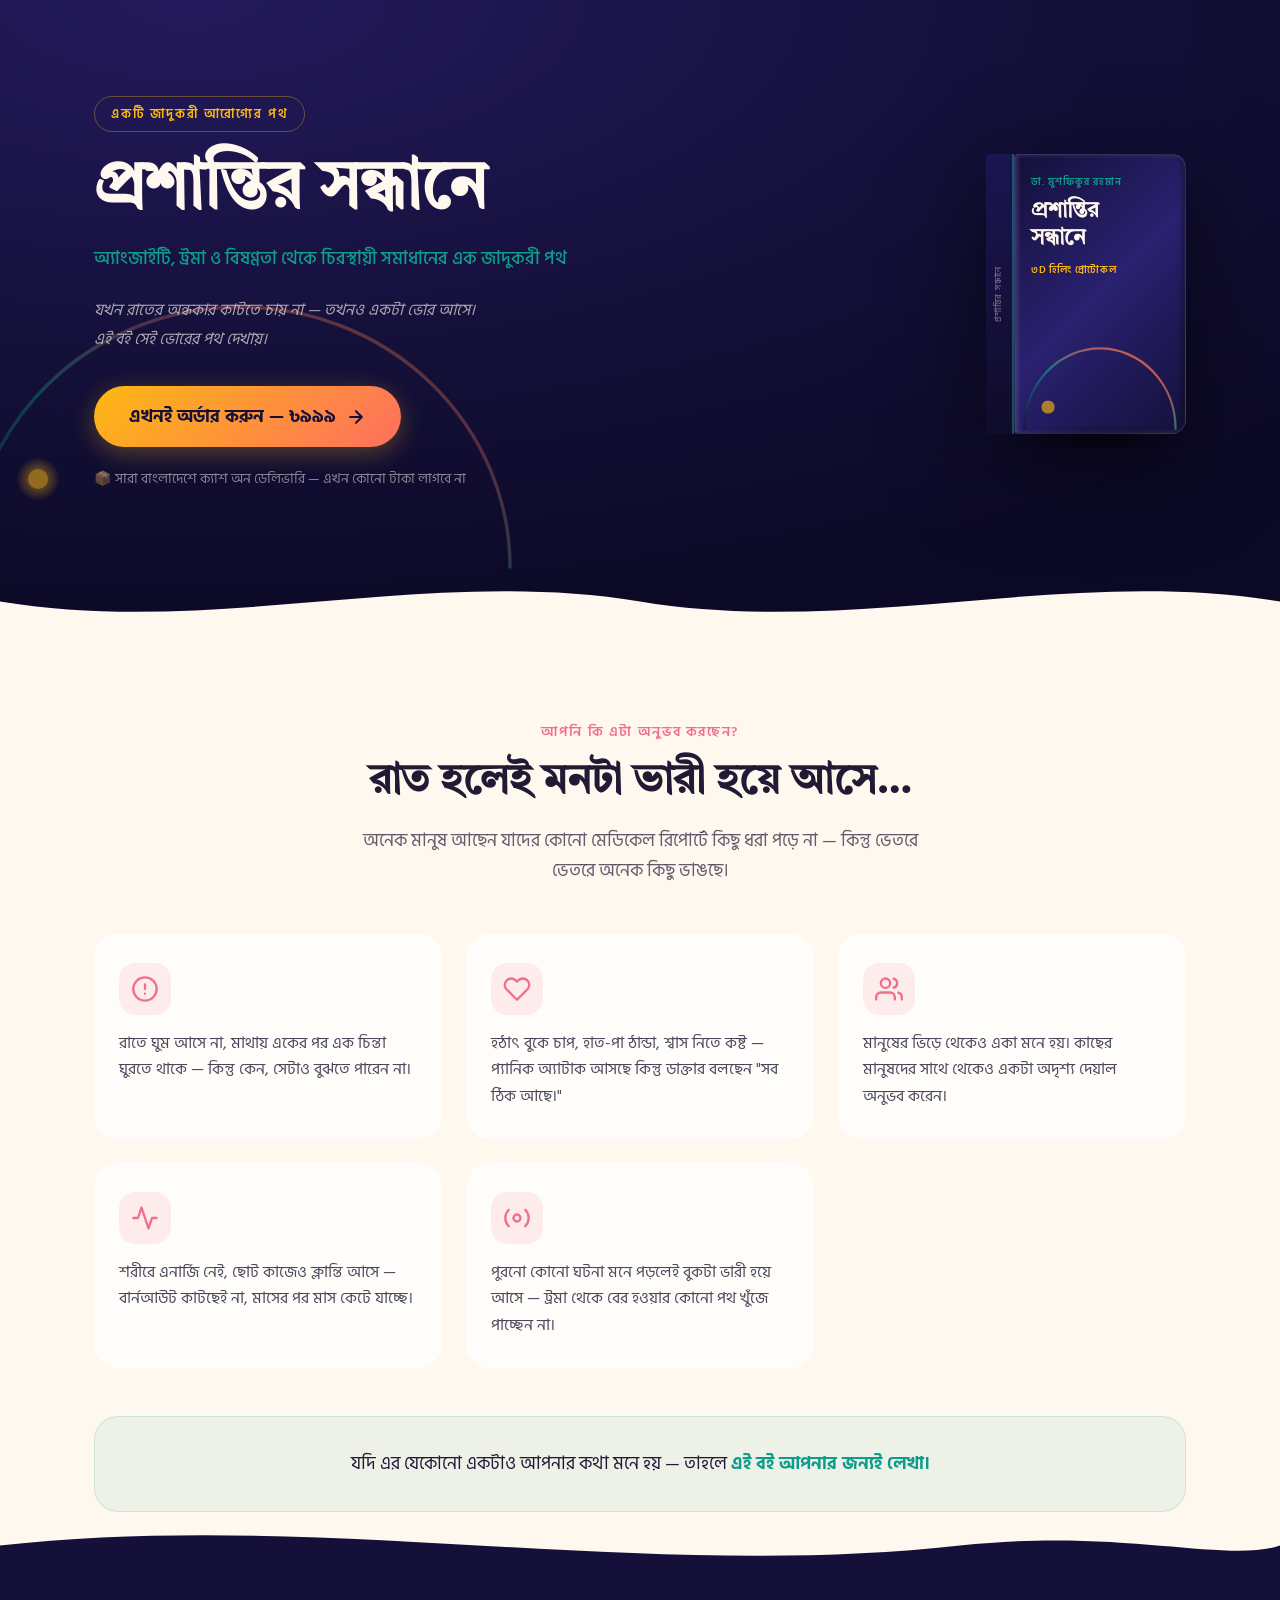
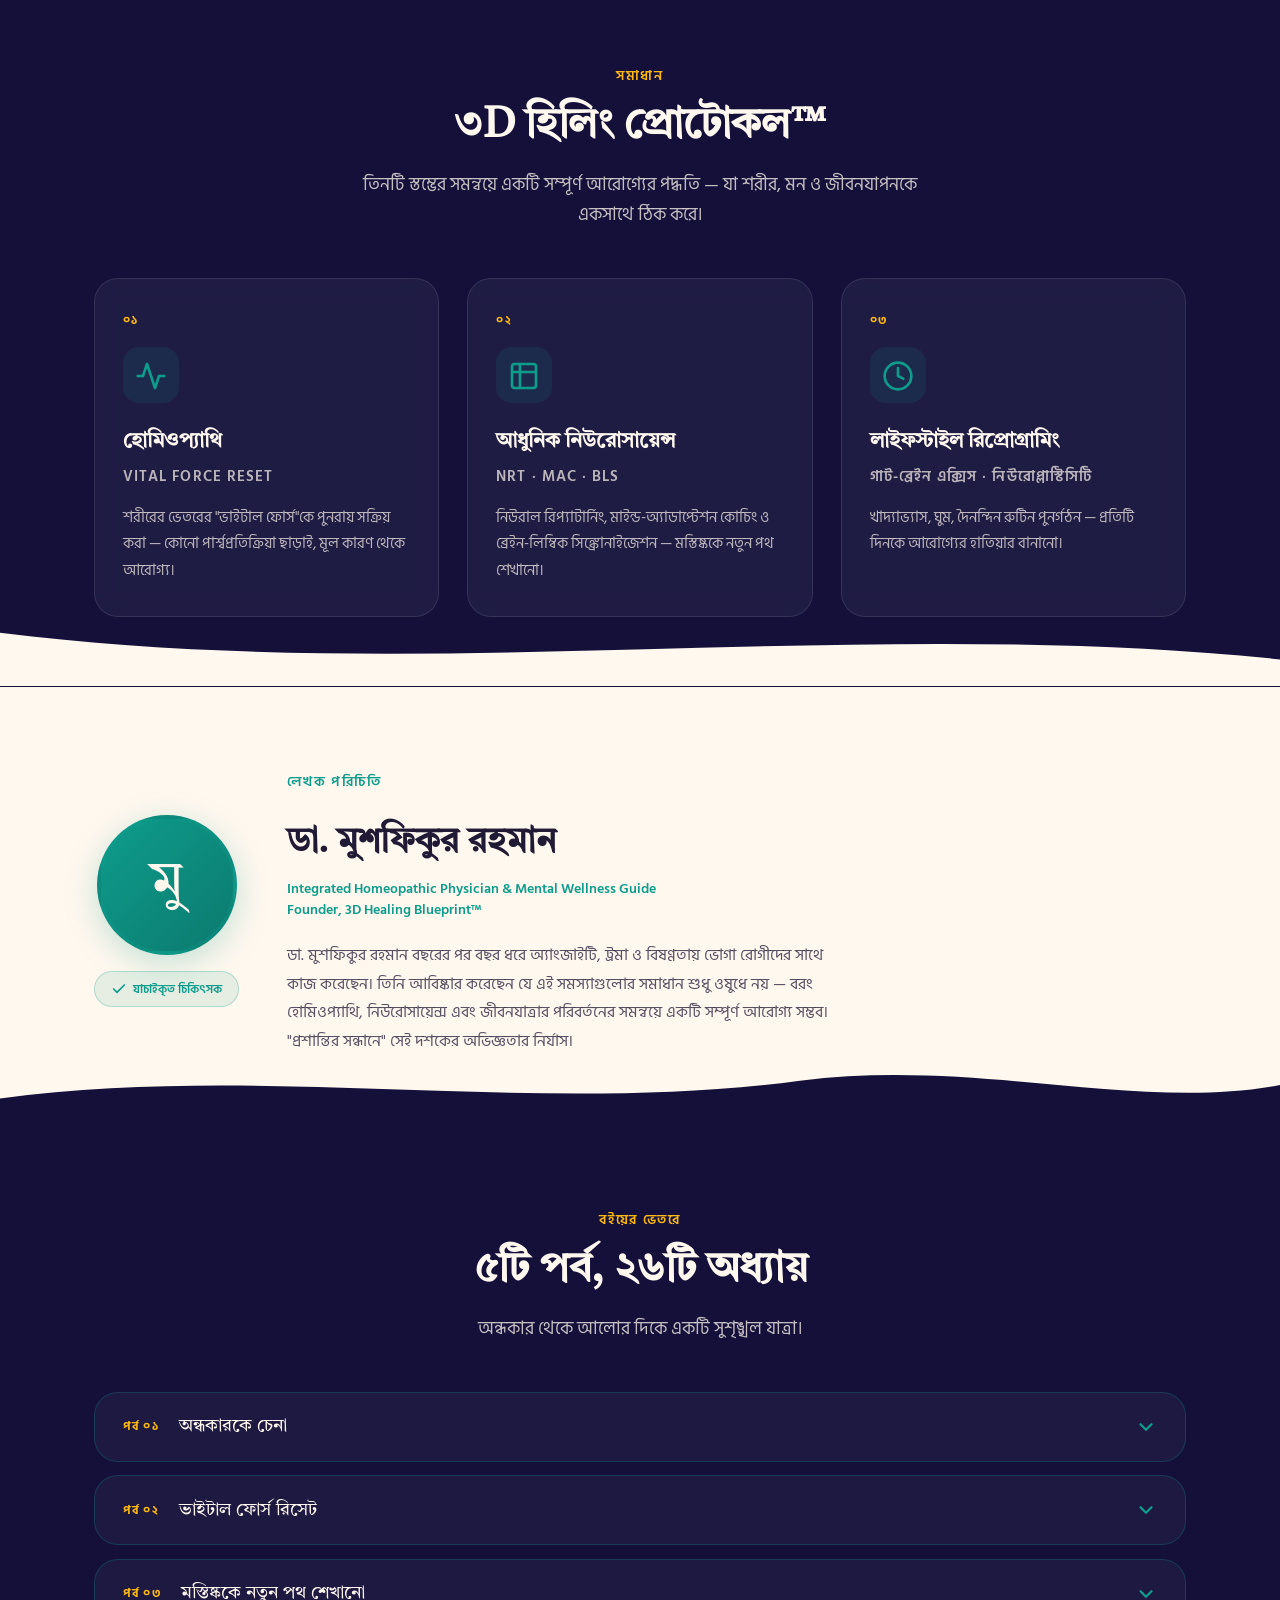
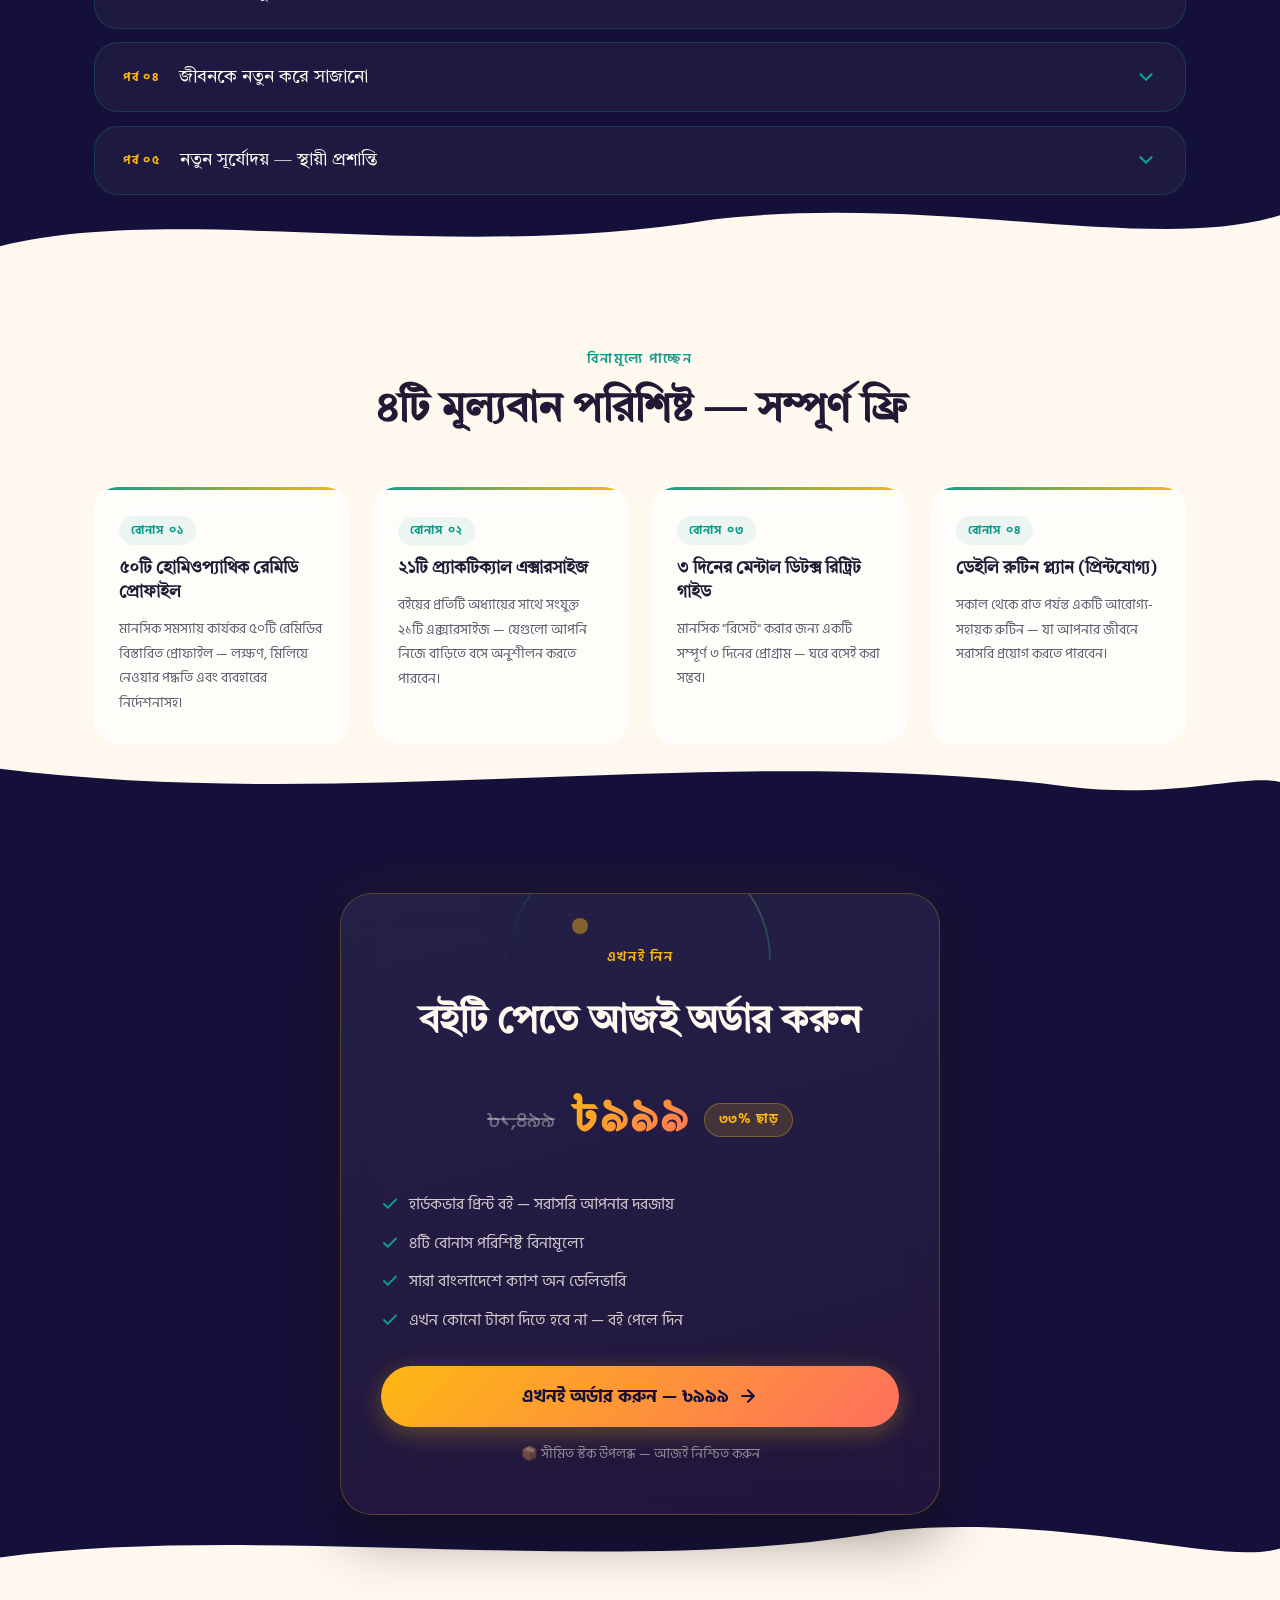
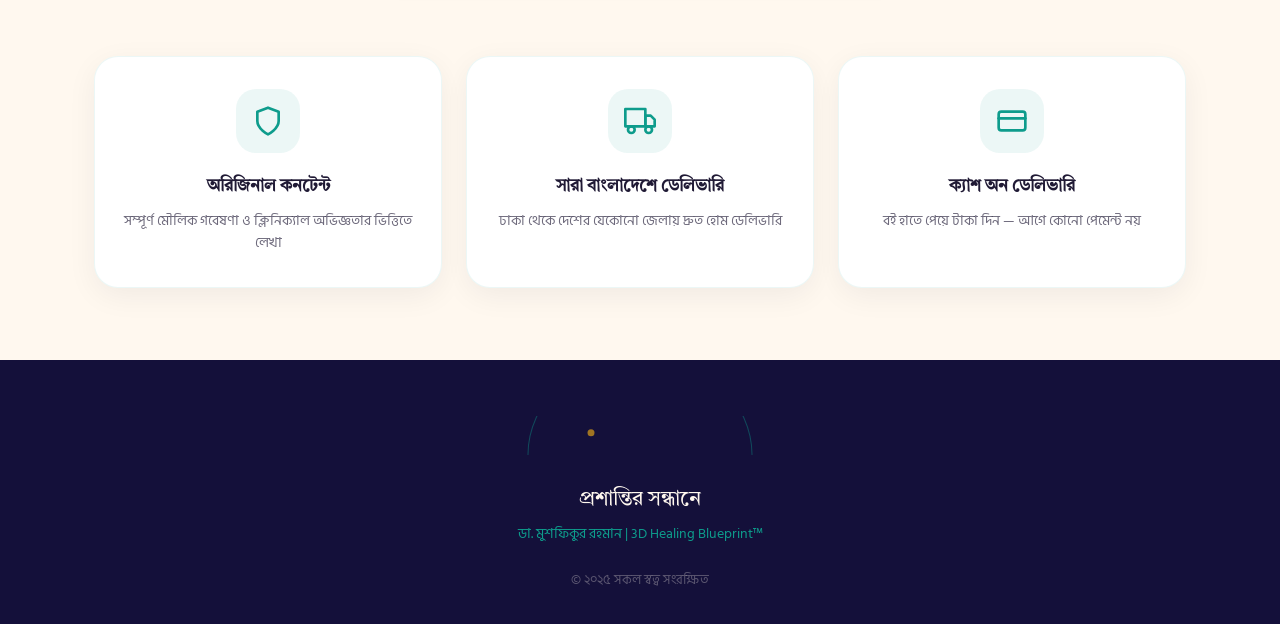
<file: index.html>
<!DOCTYPE html>
<html lang="bn">
<head>
  <meta charset="UTF-8" />
  <meta name="viewport" content="width=device-width, initial-scale=1.0" />
  <title>প্রশান্তির সন্ধানে — ডা. মুশফিকুর রহমান</title>
  <link rel="preconnect" href="https://fonts.googleapis.com" />
  <link rel="preconnect" href="https://fonts.gstatic.com" crossorigin />
  <link href="https://fonts.googleapis.com/css2?family=Tiro+Bangla:ital@0;1&family=Hind+Siliguri:wght@300;400;500;600;700&family=Inter:wght@300;400;500;600;700&display=swap" rel="stylesheet" />
  <link rel="stylesheet" href="style.css" />
</head>
<body>

  <!-- ══════════════════════════════════════
       HOME VIEW
  ══════════════════════════════════════ -->
  <div id="view-home" class="view active">

    <!-- HERO -->
    <section class="hero">
      <!-- Signature Sunrise Arc (ambient, sun low-left) -->
      <div class="arc-wrap arc-home" aria-hidden="true">
        <svg class="arc-svg" viewBox="0 0 600 320" xmlns="http://www.w3.org/2000/svg" preserveAspectRatio="xMidYMax meet">
          <defs>
            <linearGradient id="arcGradHome" x1="0%" y1="100%" x2="100%" y2="0%">
              <stop offset="0%" stop-color="#14103A"/>
              <stop offset="40%" stop-color="#0E9C8C" stop-opacity="0.9"/>
              <stop offset="72%" stop-color="#FF6F5E" stop-opacity="0.75"/>
              <stop offset="100%" stop-color="#FDB813" stop-opacity="0.75"/>
            </linearGradient>
            <radialGradient id="sunGlowHome" cx="50%" cy="50%" r="50%">
              <stop offset="0%" stop-color="#FDB813" stop-opacity="1"/>
              <stop offset="60%" stop-color="#FDB813" stop-opacity="0.4"/>
              <stop offset="100%" stop-color="#FDB813" stop-opacity="0"/>
            </radialGradient>
          </defs>
          <!-- Arc path: half ellipse -->
          <path d="M 30 310 A 270 260 0 0 1 570 310" fill="none" stroke="url(#arcGradHome)" stroke-width="3.5" stroke-linecap="round" opacity="0.7"/>
          <path d="M 30 310 A 270 260 0 0 1 570 310" fill="none" stroke="url(#arcGradHome)" stroke-width="1" stroke-linecap="round" opacity="0.3"/>
          <!-- Sun dot: low-left, dark side -->
          <circle class="sun-pulse" cx="98" cy="222" r="22" fill="url(#sunGlowHome)" />
          <circle cx="98" cy="222" r="10" fill="#FDB813" />
        </svg>
      </div>

      <div class="hero-inner container">
        <div class="hero-text reveal">
          <span class="hero-eyebrow">একটি জাদুকরী আরোগ্যের পথ</span>
          <h1 class="hero-title">প্রশান্তির সন্ধানে</h1>
          <p class="hero-subtitle">অ্যাংজাইটি, ট্রমা ও বিষণ্ণতা থেকে চিরস্থায়ী সমাধানের এক জাদুকরী পথ</p>
          <p class="hero-hook">যখন রাতের অন্ধকার কাটতে চায় না — তখনও একটা ভোর আসে।<br/>এই বই সেই ভোরের পথ দেখায়।</p>
          <button class="btn-primary btn-cta hero-cta" data-goto="checkout">
            এখনই অর্ডার করুন — ৳৯৯৯
            <svg width="20" height="20" viewBox="0 0 24 24" fill="none" stroke="currentColor" stroke-width="2.5" stroke-linecap="round" stroke-linejoin="round"><path d="M5 12h14M12 5l7 7-7 7"/></svg>
          </button>
          <p class="hero-note">📦 সারা বাংলাদেশে ক্যাশ অন ডেলিভারি — এখন কোনো টাকা লাগবে না</p>
        </div>

        <!-- 3D Book Mockup (CSS/SVG) -->
        <div class="book-mockup reveal reveal-delay-1" aria-label="বইয়ের কভার মকআপ">
          <div class="book-3d">
            <div class="book-front">
              <div class="book-front-inner">
                <div class="book-arc-mini" aria-hidden="true">
                  <svg viewBox="0 0 180 100" xmlns="http://www.w3.org/2000/svg">
                    <defs>
                      <linearGradient id="bookArcGrad" x1="0%" y1="100%" x2="100%" y2="0%">
                        <stop offset="0%" stop-color="#14103A"/>
                        <stop offset="45%" stop-color="#0E9C8C"/>
                        <stop offset="75%" stop-color="#FF6F5E"/>
                        <stop offset="100%" stop-color="#FDB813"/>
                      </linearGradient>
                    </defs>
                    <path d="M 10 95 A 80 85 0 0 1 170 95" fill="none" stroke="url(#bookArcGrad)" stroke-width="2.5" stroke-linecap="round"/>
                    <circle cx="35" cy="72" r="7" fill="#FDB813" opacity="0.9"/>
                  </svg>
                </div>
                <span class="book-eyebrow-text">ডা. মুশফিকুর রহমান</span>
                <h2 class="book-title-text">প্রশান্তির<br/>সন্ধানে</h2>
                <p class="book-sub-text">৩D হিলিং প্রোটোকল</p>
              </div>
            </div>
            <div class="book-spine">
              <span>প্রশান্তির সন্ধানে</span>
            </div>
            <div class="book-shadow"></div>
          </div>
        </div>
      </div>

      <!-- Wave divider -->
      <div class="wave-divider wave-dark-to-light" aria-hidden="true">
        <svg viewBox="0 0 1440 80" xmlns="http://www.w3.org/2000/svg" preserveAspectRatio="none">
          <path d="M0,40 C240,80 480,0 720,40 C960,80 1200,0 1440,40 L1440,80 L0,80 Z" fill="#FFF8EF"/>
        </svg>
      </div>
    </section>

    <!-- PROBLEM SECTION -->
    <section class="problem-section section-light reveal-section">
      <div class="container">
        <div class="section-header reveal">
          <span class="section-eyebrow" style="color:#F0708A">আপনি কি এটা অনুভব করছেন?</span>
          <h2 class="section-title">রাত হলেই মনটা ভারী হয়ে আসে…</h2>
          <p class="section-lead">অনেক মানুষ আছেন যাদের কোনো মেডিকেল রিপোর্টে কিছু ধরা পড়ে না — কিন্তু ভেতরে ভেতরে অনেক কিছু ভাঙছে।</p>
        </div>
        <div class="problem-grid">
          <div class="problem-card reveal">
            <div class="problem-icon" style="background:rgba(240,112,138,0.12)">
              <svg width="28" height="28" viewBox="0 0 24 24" fill="none" stroke="#F0708A" stroke-width="2" stroke-linecap="round" stroke-linejoin="round"><circle cx="12" cy="12" r="10"/><path d="M12 8v4M12 16h.01"/></svg>
            </div>
            <p>রাতে ঘুম আসে না, মাথায় একের পর এক চিন্তা ঘুরতে থাকে — কিন্তু কেন, সেটাও বুঝতে পারেন না।</p>
          </div>
          <div class="problem-card reveal reveal-delay-1">
            <div class="problem-icon" style="background:rgba(240,112,138,0.12)">
              <svg width="28" height="28" viewBox="0 0 24 24" fill="none" stroke="#F0708A" stroke-width="2" stroke-linecap="round" stroke-linejoin="round"><path d="M20.84 4.61a5.5 5.5 0 0 0-7.78 0L12 5.67l-1.06-1.06a5.5 5.5 0 0 0-7.78 7.78l1.06 1.06L12 21.23l7.78-7.78 1.06-1.06a5.5 5.5 0 0 0 0-7.78z"/></svg>
            </div>
            <p>হঠাৎ বুকে চাপ, হাত-পা ঠান্ডা, শ্বাস নিতে কষ্ট — প্যানিক অ্যাটাক আসছে কিন্তু ডাক্তার বলছেন "সব ঠিক আছে।"</p>
          </div>
          <div class="problem-card reveal reveal-delay-2">
            <div class="problem-icon" style="background:rgba(240,112,138,0.12)">
              <svg width="28" height="28" viewBox="0 0 24 24" fill="none" stroke="#F0708A" stroke-width="2" stroke-linecap="round" stroke-linejoin="round"><path d="M17 21v-2a4 4 0 0 0-4-4H5a4 4 0 0 0-4 4v2"/><circle cx="9" cy="7" r="4"/><path d="M23 21v-2a4 4 0 0 0-3-3.87"/><path d="M16 3.13a4 4 0 0 1 0 7.75"/></svg>
            </div>
            <p>মানুষের ভিড়ে থেকেও একা মনে হয়। কাছের মানুষদের সাথে থেকেও একটা অদৃশ্য দেয়াল অনুভব করেন।</p>
          </div>
          <div class="problem-card reveal reveal-delay-1">
            <div class="problem-icon" style="background:rgba(240,112,138,0.12)">
              <svg width="28" height="28" viewBox="0 0 24 24" fill="none" stroke="#F0708A" stroke-width="2" stroke-linecap="round" stroke-linejoin="round"><polyline points="22 12 18 12 15 21 9 3 6 12 2 12"/></svg>
            </div>
            <p>শরীরে এনার্জি নেই, ছোট কাজেও ক্লান্তি আসে — বার্নআউট কাটছেই না, মাসের পর মাস কেটে যাচ্ছে।</p>
          </div>
          <div class="problem-card reveal reveal-delay-2">
            <div class="problem-icon" style="background:rgba(240,112,138,0.12)">
              <svg width="28" height="28" viewBox="0 0 24 24" fill="none" stroke="#F0708A" stroke-width="2" stroke-linecap="round" stroke-linejoin="round"><circle cx="12" cy="12" r="3"/><path d="M19.07 4.93a10 10 0 0 1 0 14.14M4.93 4.93a10 10 0 0 0 0 14.14"/></svg>
            </div>
            <p>পুরনো কোনো ঘটনা মনে পড়লেই বুকটা ভারী হয়ে আসে — ট্রমা থেকে বের হওয়ার কোনো পথ খুঁজে পাচ্ছেন না।</p>
          </div>
        </div>
        <div class="problem-resolution reveal">
          <p>যদি এর যেকোনো একটাও আপনার কথা মনে হয় — তাহলে <strong>এই বই আপনার জন্যই লেখা।</strong></p>
        </div>
      </div>

      <!-- Wave divider -->
      <div class="wave-divider wave-light-to-dark" aria-hidden="true">
        <svg viewBox="0 0 1440 80" xmlns="http://www.w3.org/2000/svg" preserveAspectRatio="none">
          <path d="M0,40 C360,0 720,80 1080,40 C1260,20 1380,60 1440,40 L1440,80 L0,80 Z" fill="#14103A"/>
        </svg>
      </div>
    </section>

    <!-- SOLUTION / 3D HEALING PROTOCOL -->
    <section class="solution-section section-dark reveal-section">
      <div class="container">
        <div class="section-header reveal">
          <span class="section-eyebrow" style="color:#FDB813">সমাধান</span>
          <h2 class="section-title" style="color:#FFF8EF">৩D হিলিং প্রোটোকল™</h2>
          <p class="section-lead" style="color:rgba(255,248,239,0.75)">তিনটি স্তম্ভের সমন্বয়ে একটি সম্পূর্ণ আরোগ্যের পদ্ধতি — যা শরীর, মন ও জীবনযাপনকে একসাথে ঠিক করে।</p>
        </div>
        <div class="solution-cards">
          <div class="solution-card reveal">
            <div class="solution-num">০১</div>
            <div class="solution-icon">
              <svg width="32" height="32" viewBox="0 0 24 24" fill="none" stroke="#0E9C8C" stroke-width="2" stroke-linecap="round" stroke-linejoin="round"><path d="M22 12h-4l-3 9L9 3l-3 9H2"/></svg>
            </div>
            <h3>হোমিওপ্যাথি</h3>
            <p class="solution-label">Vital Force Reset</p>
            <p>শরীরের ভেতরের "ভাইটাল ফোর্স"কে পুনরায় সক্রিয় করা — কোনো পার্শ্বপ্রতিক্রিয়া ছাড়াই, মূল কারণ থেকে আরোগ্য।</p>
          </div>
          <div class="solution-card reveal reveal-delay-1">
            <div class="solution-num">০২</div>
            <div class="solution-icon">
              <svg width="32" height="32" viewBox="0 0 24 24" fill="none" stroke="#0E9C8C" stroke-width="2" stroke-linecap="round" stroke-linejoin="round"><path d="M9 3H5a2 2 0 0 0-2 2v4m6-6h10a2 2 0 0 1 2 2v4M9 3v18m0 0h10a2 2 0 0 0 2-2V9M9 21H5a2 2 0 0 1-2-2V9m0 0h18"/></svg>
            </div>
            <h3>আধুনিক নিউরোসায়েন্স</h3>
            <p class="solution-label">NRT · MAC · BLS</p>
            <p>নিউরাল রিপ্যাটার্নিং, মাইন্ড-অ্যাডাপ্টেশন কোচিং ও ব্রেইন-লিম্বিক সিঙ্ক্রোনাইজেশন — মস্তিষ্ককে নতুন পথ শেখানো।</p>
          </div>
          <div class="solution-card reveal reveal-delay-2">
            <div class="solution-num">০৩</div>
            <div class="solution-icon">
              <svg width="32" height="32" viewBox="0 0 24 24" fill="none" stroke="#0E9C8C" stroke-width="2" stroke-linecap="round" stroke-linejoin="round"><circle cx="12" cy="12" r="10"/><path d="M12 6v6l4 2"/></svg>
            </div>
            <h3>লাইফস্টাইল রিপ্রোগ্রামিং</h3>
            <p class="solution-label">গাট-ব্রেইন এক্সিস · নিউরোপ্লাস্টিসিটি</p>
            <p>খাদ্যাভ্যাস, ঘুম, দৈনন্দিন রুটিন পুনর্গঠন — প্রতিটি দিনকে আরোগ্যের হাতিয়ার বানানো।</p>
          </div>
        </div>
      </div>

      <div class="wave-divider wave-dark-to-light" aria-hidden="true">
        <svg viewBox="0 0 1440 80" xmlns="http://www.w3.org/2000/svg" preserveAspectRatio="none">
          <path d="M0,20 C480,80 960,0 1440,50 L1440,80 L0,80 Z" fill="#FFF8EF"/>
        </svg>
      </div>
    </section>

    <!-- AUTHOR SECTION -->
    <section class="author-section section-light reveal-section">
      <div class="container">
        <div class="author-inner">
          <div class="author-avatar-wrap reveal">
            <div class="author-avatar">
              <span>মু</span>
            </div>
            <div class="author-badge">
              <svg width="16" height="16" viewBox="0 0 24 24" fill="none" stroke="currentColor" stroke-width="2.5" stroke-linecap="round" stroke-linejoin="round"><polyline points="20 6 9 17 4 12"/></svg>
              যাচাইকৃত চিকিৎসক
            </div>
          </div>
          <div class="author-bio reveal reveal-delay-1">
            <span class="section-eyebrow" style="color:#0E9C8C">লেখক পরিচিতি</span>
            <h2 class="author-name">ডা. মুশফিকুর রহমান</h2>
            <p class="author-title">Integrated Homeopathic Physician & Mental Wellness Guide<br/>Founder, 3D Healing Blueprint™</p>
            <p class="author-text">ডা. মুশফিকুর রহমান বছরের পর বছর ধরে অ্যাংজাইটি, ট্রমা ও বিষণ্ণতায় ভোগা রোগীদের সাথে কাজ করেছেন। তিনি আবিষ্কার করেছেন যে এই সমস্যাগুলোর সমাধান শুধু ওষুধে নয় — বরং হোমিওপ্যাথি, নিউরোসায়েন্স এবং জীবনযাত্রার পরিবর্তনের সমন্বয়ে একটি সম্পূর্ণ আরোগ্য সম্ভব। "প্রশান্তির সন্ধানে" সেই দশকের অভিজ্ঞতার নির্যাস।</p>
          </div>
        </div>
      </div>

      <div class="wave-divider wave-light-to-dark" aria-hidden="true">
        <svg viewBox="0 0 1440 80" xmlns="http://www.w3.org/2000/svg" preserveAspectRatio="none">
          <path d="M0,50 C300,10 600,70 900,30 C1100,5 1280,65 1440,35 L1440,80 L0,80 Z" fill="#14103A"/>
        </svg>
      </div>
    </section>

    <!-- BOOK CONTENTS / ACCORDION -->
    <section class="contents-section section-dark reveal-section">
      <div class="container">
        <div class="section-header reveal">
          <span class="section-eyebrow" style="color:#FDB813">বইয়ের ভেতরে</span>
          <h2 class="section-title" style="color:#FFF8EF">৫টি পর্ব, ২৬টি অধ্যায়</h2>
          <p class="section-lead" style="color:rgba(255,248,239,0.75)">অন্ধকার থেকে আলোর দিকে একটি সুশৃঙ্খল যাত্রা।</p>
        </div>
        <div class="accordion" id="book-accordion">
          <div class="accordion-item reveal">
            <button class="accordion-trigger" aria-expanded="false" data-accordion="1">
              <div class="accordion-left">
                <span class="accordion-num">পর্ব ০১</span>
                <span class="accordion-title">অন্ধকারকে চেনা</span>
              </div>
              <svg class="accordion-chevron" width="22" height="22" viewBox="0 0 24 24" fill="none" stroke="currentColor" stroke-width="2.5" stroke-linecap="round" stroke-linejoin="round"><polyline points="6 9 12 15 18 9"/></svg>
            </button>
            <div class="accordion-body" id="acc-body-1">
              <div class="accordion-content">
                <p>অ্যাংজাইটি, ট্রমা ও বিষণ্ণতা আসলে কী — শুধু "মনের দুর্বলতা" নয়। কেন মেডিকেল রিপোর্টে ধরা পড়ে না, অথচ ভেতরে ভেতরে ক্ষয় হয়? বাস্তব কেস স্টাডি ও বৈজ্ঞানিক ব্যাখ্যাসহ আপনার অভিজ্ঞতাকে বৈধতা দেওয়া হয়েছে এই পর্বে।</p>
              </div>
            </div>
          </div>
          <div class="accordion-item reveal reveal-delay-1">
            <button class="accordion-trigger" aria-expanded="false" data-accordion="2">
              <div class="accordion-left">
                <span class="accordion-num">পর্ব ০২</span>
                <span class="accordion-title">ভাইটাল ফোর্স রিসেট</span>
              </div>
              <svg class="accordion-chevron" width="22" height="22" viewBox="0 0 24 24" fill="none" stroke="currentColor" stroke-width="2.5" stroke-linecap="round" stroke-linejoin="round"><polyline points="6 9 12 15 18 9"/></svg>
            </button>
            <div class="accordion-body" id="acc-body-2">
              <div class="accordion-content">
                <p>হোমিওপ্যাথিক চিকিৎসার পেছনের বিজ্ঞান — ভাইটাল ফোর্স কীভাবে কাজ করে, কীভাবে ট্রমা সেটাকে অবরুদ্ধ করে, এবং নির্বাচিত রেমিডি দিয়ে কীভাবে সেই অবরোধ ভেঙে দেওয়া যায়। মানসিক সমস্যায় কার্যকর ১৫+ হোমিওপ্যাথিক রেমিডির বিস্তারিত।</p>
              </div>
            </div>
          </div>
          <div class="accordion-item reveal reveal-delay-2">
            <button class="accordion-trigger" aria-expanded="false" data-accordion="3">
              <div class="accordion-left">
                <span class="accordion-num">পর্ব ০৩</span>
                <span class="accordion-title">মস্তিষ্ককে নতুন পথ শেখানো</span>
              </div>
              <svg class="accordion-chevron" width="22" height="22" viewBox="0 0 24 24" fill="none" stroke="currentColor" stroke-width="2.5" stroke-linecap="round" stroke-linejoin="round"><polyline points="6 9 12 15 18 9"/></svg>
            </button>
            <div class="accordion-body" id="acc-body-3">
              <div class="accordion-content">
                <p>আধুনিক নিউরোসায়েন্সের হাতিয়ার — NRT, MAC ও BLS প্র্যাকটিস। প্যানিক সার্কেল থেকে বের হওয়া, ওভারথিংকিং বন্ধ করার প্র্যাকটিক্যাল এক্সারসাইজ, এবং ব্রেইনকে "নিরাপদ" বোধ করাতে শেখানোর ধাপে ধাপে গাইড।</p>
              </div>
            </div>
          </div>
          <div class="accordion-item reveal">
            <button class="accordion-trigger" aria-expanded="false" data-accordion="4">
              <div class="accordion-left">
                <span class="accordion-num">পর্ব ০৪</span>
                <span class="accordion-title">জীবনকে নতুন করে সাজানো</span>
              </div>
              <svg class="accordion-chevron" width="22" height="22" viewBox="0 0 24 24" fill="none" stroke="currentColor" stroke-width="2.5" stroke-linecap="round" stroke-linejoin="round"><polyline points="6 9 12 15 18 9"/></svg>
            </button>
            <div class="accordion-body" id="acc-body-4">
              <div class="accordion-content">
                <p>গাট-ব্রেইন এক্সিস, ঘুমের বিজ্ঞান, খাদ্যাভ্যাস ও নিউরোপ্লাস্টিসিটি — কীভাবে প্রতিদিনের ছোট অভ্যাসগুলো মানসিক স্বাস্থ্যকে গড়ে তোলে বা ভাঙে। ডেইলি রুটিন ডিজাইন এবং স্ট্রেস ম্যানেজমেন্টের বাস্তবসম্মত পদ্ধতি।</p>
              </div>
            </div>
          </div>
          <div class="accordion-item reveal reveal-delay-1">
            <button class="accordion-trigger" aria-expanded="false" data-accordion="5">
              <div class="accordion-left">
                <span class="accordion-num">পর্ব ০৫</span>
                <span class="accordion-title">নতুন সূর্যোদয় — স্থায়ী প্রশান্তি</span>
              </div>
              <svg class="accordion-chevron" width="22" height="22" viewBox="0 0 24 24" fill="none" stroke="currentColor" stroke-width="2.5" stroke-linecap="round" stroke-linejoin="round"><polyline points="6 9 12 15 18 9"/></svg>
            </button>
            <div class="accordion-body" id="acc-body-5">
              <div class="accordion-content">
                <p>আরোগ্য শুধু "উপসর্গ কমানো" নয় — একটি নতুন জীবন গড়ার রোডম্যাপ। রিল্যাপস প্রতিরোধ, দীর্ঘমেয়াদি মানসিক স্থিতিস্থাপকতা, এবং প্রশান্তিকে স্থায়ী করার উপায়। আপনার নিজস্ব হিলিং প্ল্যান তৈরির গাইড।</p>
              </div>
            </div>
          </div>
        </div>
      </div>

      <div class="wave-divider wave-dark-to-light" aria-hidden="true">
        <svg viewBox="0 0 1440 80" xmlns="http://www.w3.org/2000/svg" preserveAspectRatio="none">
          <path d="M0,60 C200,10 500,80 800,30 C1050,0 1300,70 1440,25 L1440,80 L0,80 Z" fill="#FFF8EF"/>
        </svg>
      </div>
    </section>

    <!-- BONUS SECTION -->
    <section class="bonus-section section-light reveal-section">
      <div class="container">
        <div class="section-header reveal">
          <span class="section-eyebrow" style="color:#0E9C8C">বিনামূল্যে পাচ্ছেন</span>
          <h2 class="section-title">৪টি মূল্যবান পরিশিষ্ট — সম্পূর্ণ ফ্রি</h2>
        </div>
        <div class="bonus-grid">
          <div class="bonus-card reveal">
            <div class="bonus-tag">বোনাস ০১</div>
            <h3>৫০টি হোমিওপ্যাথিক রেমিডি প্রোফাইল</h3>
            <p>মানসিক সমস্যায় কার্যকর ৫০টি রেমিডির বিস্তারিত প্রোফাইল — লক্ষণ, মিলিয়ে নেওয়ার পদ্ধতি এবং ব্যবহারের নির্দেশনাসহ।</p>
          </div>
          <div class="bonus-card reveal reveal-delay-1">
            <div class="bonus-tag">বোনাস ০২</div>
            <h3>২১টি প্র্যাকটিক্যাল এক্সারসাইজ</h3>
            <p>বইয়ের প্রতিটি অধ্যায়ের সাথে সংযুক্ত ২১টি এক্সারসাইজ — যেগুলো আপনি নিজে বাড়িতে বসে অনুশীলন করতে পারবেন।</p>
          </div>
          <div class="bonus-card reveal reveal-delay-2">
            <div class="bonus-tag">বোনাস ০৩</div>
            <h3>৩ দিনের মেন্টাল ডিটক্স রিট্রিট গাইড</h3>
            <p>মানসিক "রিসেট" করার জন্য একটি সম্পূর্ণ ৩ দিনের প্রোগ্রাম — ঘরে বসেই করা সম্ভব।</p>
          </div>
          <div class="bonus-card reveal">
            <div class="bonus-tag">বোনাস ০৪</div>
            <h3>ডেইলি রুটিন প্ল্যান (প্রিন্টযোগ্য)</h3>
            <p>সকাল থেকে রাত পর্যন্ত একটি আরোগ্য-সহায়ক রুটিন — যা আপনার জীবনে সরাসরি প্রয়োগ করতে পারবেন।</p>
          </div>
        </div>
      </div>

      <div class="wave-divider wave-light-to-dark" aria-hidden="true">
        <svg viewBox="0 0 1440 80" xmlns="http://www.w3.org/2000/svg" preserveAspectRatio="none">
          <path d="M0,30 C400,80 800,0 1200,50 C1320,65 1400,35 1440,45 L1440,80 L0,80 Z" fill="#14103A"/>
        </svg>
      </div>
    </section>

    <!-- PRICE / OFFER SECTION -->
    <section class="price-section section-dark reveal-section">
      <div class="container">
        <div class="price-box reveal">
          <div class="price-arc-mini" aria-hidden="true">
            <svg viewBox="0 0 300 80" xmlns="http://www.w3.org/2000/svg">
              <defs>
                <linearGradient id="priceArcGrad" x1="0%" y1="100%" x2="100%" y2="0%">
                  <stop offset="0%" stop-color="#14103A"/>
                  <stop offset="50%" stop-color="#0E9C8C"/>
                  <stop offset="100%" stop-color="#FDB813"/>
                </linearGradient>
              </defs>
              <path d="M 20 75 A 130 120 0 0 1 280 75" fill="none" stroke="url(#priceArcGrad)" stroke-width="2" stroke-linecap="round" opacity="0.6"/>
              <circle cx="90" cy="42" r="8" fill="#FDB813" opacity="0.8"/>
            </svg>
          </div>
          <span class="section-eyebrow" style="color:#FDB813">এখনই নিন</span>
          <h2 style="color:#FFF8EF; font-family:'Tiro Bangla',serif; font-size:clamp(1.6rem,4vw,2.4rem); margin:0.5rem 0 1.5rem">বইটি পেতে আজই অর্ডার করুন</h2>
          <div class="price-display">
            <span class="price-old">৳১,৪৯৯</span>
            <span class="price-new">৳৯৯৯</span>
            <span class="price-badge">৩৩% ছাড়</span>
          </div>
          <ul class="price-perks">
            <li>
              <svg width="18" height="18" viewBox="0 0 24 24" fill="none" stroke="#0E9C8C" stroke-width="2.5" stroke-linecap="round" stroke-linejoin="round"><polyline points="20 6 9 17 4 12"/></svg>
              হার্ডকভার প্রিন্ট বই — সরাসরি আপনার দরজায়
            </li>
            <li>
              <svg width="18" height="18" viewBox="0 0 24 24" fill="none" stroke="#0E9C8C" stroke-width="2.5" stroke-linecap="round" stroke-linejoin="round"><polyline points="20 6 9 17 4 12"/></svg>
              ৪টি বোনাস পরিশিষ্ট বিনামূল্যে
            </li>
            <li>
              <svg width="18" height="18" viewBox="0 0 24 24" fill="none" stroke="#0E9C8C" stroke-width="2.5" stroke-linecap="round" stroke-linejoin="round"><polyline points="20 6 9 17 4 12"/></svg>
              সারা বাংলাদেশে ক্যাশ অন ডেলিভারি
            </li>
            <li>
              <svg width="18" height="18" viewBox="0 0 24 24" fill="none" stroke="#0E9C8C" stroke-width="2.5" stroke-linecap="round" stroke-linejoin="round"><polyline points="20 6 9 17 4 12"/></svg>
              এখন কোনো টাকা দিতে হবে না — বই পেলে দিন
            </li>
          </ul>
          <button class="btn-primary btn-cta price-cta" data-goto="checkout">
            এখনই অর্ডার করুন — ৳৯৯৯
            <svg width="20" height="20" viewBox="0 0 24 24" fill="none" stroke="currentColor" stroke-width="2.5" stroke-linecap="round" stroke-linejoin="round"><path d="M5 12h14M12 5l7 7-7 7"/></svg>
          </button>
          <p style="color:rgba(255,248,239,0.5); font-size:0.85rem; margin-top:1rem">📦 সীমিত স্টক উপলব্ধ — আজই নিশ্চিত করুন</p>
        </div>
      </div>

      <div class="wave-divider wave-dark-to-light" aria-hidden="true">
        <svg viewBox="0 0 1440 80" xmlns="http://www.w3.org/2000/svg" preserveAspectRatio="none">
          <path d="M0,50 C300,10 700,75 1000,20 C1200,0 1370,60 1440,40 L1440,80 L0,80 Z" fill="#FFF8EF"/>
        </svg>
      </div>
    </section>

    <!-- TRUST BADGES -->
    <section class="trust-section section-light reveal-section">
      <div class="container">
        <div class="trust-grid">
          <div class="trust-badge reveal">
            <div class="trust-icon">
              <svg width="32" height="32" viewBox="0 0 24 24" fill="none" stroke="#0E9C8C" stroke-width="2" stroke-linecap="round" stroke-linejoin="round"><path d="M12 22s8-4 8-10V5l-8-3-8 3v7c0 6 8 10 8 10z"/></svg>
            </div>
            <h3>অরিজিনাল কনটেন্ট</h3>
            <p>সম্পূর্ণ মৌলিক গবেষণা ও ক্লিনিক্যাল অভিজ্ঞতার ভিত্তিতে লেখা</p>
          </div>
          <div class="trust-badge reveal reveal-delay-1">
            <div class="trust-icon">
              <svg width="32" height="32" viewBox="0 0 24 24" fill="none" stroke="#0E9C8C" stroke-width="2" stroke-linecap="round" stroke-linejoin="round"><rect x="1" y="3" width="15" height="13"/><polygon points="16 8 20 8 23 11 23 16 16 16 16 8"/><circle cx="5.5" cy="18.5" r="2.5"/><circle cx="18.5" cy="18.5" r="2.5"/></svg>
            </div>
            <h3>সারা বাংলাদেশে ডেলিভারি</h3>
            <p>ঢাকা থেকে দেশের যেকোনো জেলায় দ্রুত হোম ডেলিভারি</p>
          </div>
          <div class="trust-badge reveal reveal-delay-2">
            <div class="trust-icon">
              <svg width="32" height="32" viewBox="0 0 24 24" fill="none" stroke="#0E9C8C" stroke-width="2" stroke-linecap="round" stroke-linejoin="round"><rect x="2" y="5" width="20" height="14" rx="2"/><path d="M2 10h20"/></svg>
            </div>
            <h3>ক্যাশ অন ডেলিভারি</h3>
            <p>বই হাতে পেয়ে টাকা দিন — আগে কোনো পেমেন্ট নয়</p>
          </div>
        </div>
      </div>
    </section>

    <!-- FOOTER -->
    <footer class="footer">
      <div class="container">
        <div class="footer-arc" aria-hidden="true">
          <svg viewBox="0 0 400 60" xmlns="http://www.w3.org/2000/svg">
            <path d="M 40 55 A 160 140 0 0 1 360 55" fill="none" stroke="#0E9C8C" stroke-width="1.5" stroke-linecap="round" opacity="0.4"/>
            <circle cx="130" cy="24" r="5" fill="#FDB813" opacity="0.6"/>
          </svg>
        </div>
        <p class="footer-title">প্রশান্তির সন্ধানে</p>
        <p class="footer-author">ডা. মুশফিকুর রহমান | 3D Healing Blueprint™</p>
        <p class="footer-copy">© ২০২৫ সকল স্বত্ব সংরক্ষিত</p>
      </div>
    </footer>

    <!-- STICKY MOBILE CTA -->
    <div class="sticky-cta" id="sticky-cta" aria-label="অর্ডার করুন">
      <div class="sticky-cta-inner">
        <div>
          <span class="sticky-old-price">৳১,৪৯৯</span>
          <span class="sticky-new-price">৳৯৯৯</span>
        </div>
        <button class="btn-primary sticky-btn" data-goto="checkout">এখনই অর্ডার করুন</button>
      </div>
    </div>

  </div><!-- /view-home -->

  <script src="app.js"></script>
</body>
</html>
</file>
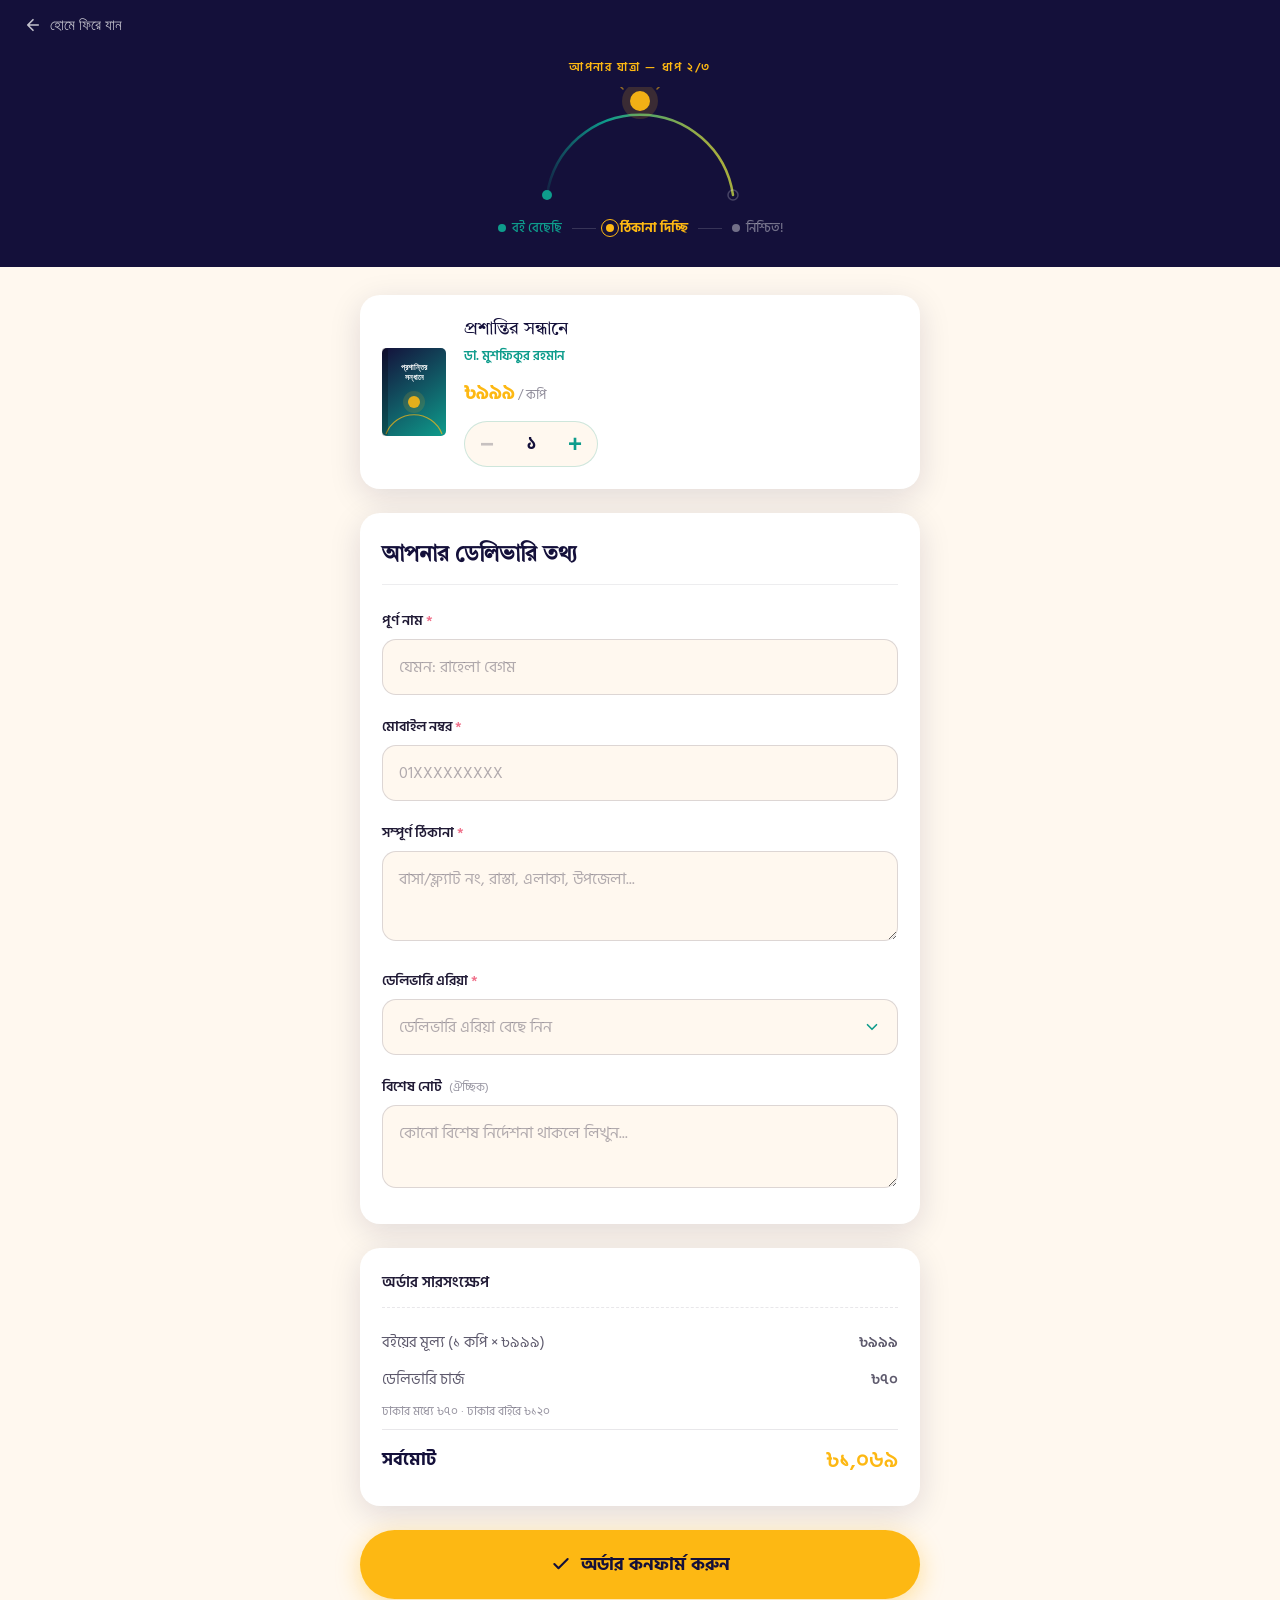
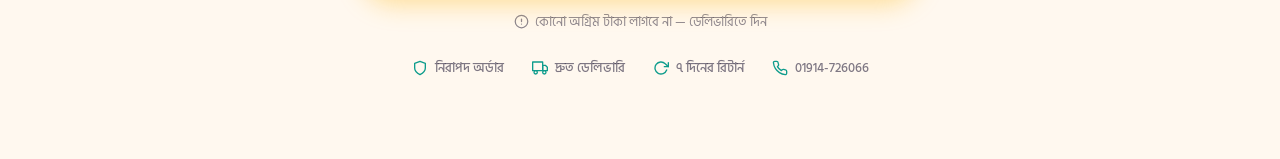
<file: checkout/index.html>
<!DOCTYPE html>
<html lang="bn">
<head>
  <meta charset="UTF-8" />
  <meta name="viewport" content="width=device-width, initial-scale=1.0" />
  <title>অর্ডার করুন — প্রশান্তির সন্ধানে</title>
  <link rel="preconnect" href="https://fonts.googleapis.com" />
  <link rel="preconnect" href="https://fonts.gstatic.com" crossorigin />
  <link href="https://fonts.googleapis.com/css2?family=Tiro+Bangla:ital@0;1&family=Hind+Siliguri:wght@300;400;500;600;700&display=swap" rel="stylesheet" />
  <link rel="stylesheet" href="style.css" />
</head>
<body>

  <!-- ══ TOP BAR ══ -->
  <header class="checkout-topbar">
    <button class="back-link" id="back-btn" aria-label="হোম পেজে ফিরে যান">
      <svg width="18" height="18" viewBox="0 0 24 24" fill="none"
           stroke="currentColor" stroke-width="2.2"
           stroke-linecap="round" stroke-linejoin="round">
        <path d="M19 12H5M12 19l-7-7 7-7"/>
      </svg>
      হোমে ফিরে যান
    </button>
  </header>

  <!-- ══ PROGRESS ARC ══ -->
  <div class="checkout-arc-section" aria-label="অর্ডার প্রক্রিয়া — ধাপ ২/৩">
    <p class="arc-progress-label">আপনার যাত্রা — ধাপ ২/৩</p>

    <!-- Sunrise arc: sun at midpoint -->
    <svg width="210" height="116" viewBox="0 0 210 116" fill="none"
         xmlns="http://www.w3.org/2000/svg" aria-hidden="true">
      <defs>
        <linearGradient id="checkArcGrad" x1="0" y1="110" x2="210" y2="10"
                        gradientUnits="userSpaceOnUse">
          <stop offset="0%"   stop-color="#14103A"/>
          <stop offset="42%"  stop-color="#0E9C8C"/>
          <stop offset="100%" stop-color="#FDB813"/>
        </linearGradient>
      </defs>
      <!-- Arc path -->
      <path d="M 12 108 A 94 94 0 0 1 198 108"
            stroke="url(#checkArcGrad)" stroke-width="2.5"
            fill="none" stroke-linecap="round"/>
      <!-- Sun at mid-top -->
      <circle cx="105" cy="14" r="10"  fill="#FDB813" opacity="0.94"/>
      <circle cx="105" cy="14" r="18"  fill="#FDB813" opacity="0.16"/>
      <!-- Subtle rays -->
      <line x1="105" y1="-2"  x2="105" y2="-9"  stroke="#FDB813" stroke-width="1.5" stroke-linecap="round" opacity="0.55"/>
      <line x1="122" y1="2"   x2="128" y2="-4"  stroke="#FDB813" stroke-width="1.5" stroke-linecap="round" opacity="0.55"/>
      <line x1="88"  y1="2"   x2="82"  y2="-4"  stroke="#FDB813" stroke-width="1.5" stroke-linecap="round" opacity="0.55"/>
      <!-- Start dot (done) -->
      <circle cx="12"  cy="108" r="5" fill="#0E9C8C"/>
      <!-- End dot (future) -->
      <circle cx="198" cy="108" r="5" fill="none"
              stroke="rgba(255,255,255,0.22)" stroke-width="1.5"/>
    </svg>

    <!-- Step labels -->
    <div class="arc-steps" aria-hidden="true">
      <div class="arc-step done">
        <div class="arc-step-dot"></div>বই বেছেছি
      </div>
      <div class="arc-connector"></div>
      <div class="arc-step active">
        <div class="arc-step-dot"></div>ঠিকানা দিচ্ছি
      </div>
      <div class="arc-connector"></div>
      <div class="arc-step">
        <div class="arc-step-dot"></div>নিশ্চিত!
      </div>
    </div>
  </div>

  <!-- ══ MAIN CONTENT ══ -->
  <main class="checkout-content">

    <!-- 1. Order Summary -->
    <section class="order-summary-card" aria-label="অর্ডার সারসংক্ষেপ">

      <!-- Book thumbnail (mini cover SVG) -->
      <div class="order-thumb" aria-label="বইয়ের কভার">
        <svg viewBox="0 0 64 88" fill="none"
             xmlns="http://www.w3.org/2000/svg"
             style="width:64px;height:88px;">
          <defs>
            <linearGradient id="thumbGrad" x1="0" y1="0" x2="64" y2="88"
                            gradientUnits="userSpaceOnUse">
              <stop offset="0%"   stop-color="#14103A"/>
              <stop offset="100%" stop-color="#0E9C8C"/>
            </linearGradient>
          </defs>
          <rect width="64" height="88" rx="5" fill="url(#thumbGrad)"/>
          <path d="M 4 86 A 30 30 0 0 1 60 86"
                stroke="#FDB813" stroke-width="1.2" fill="none" opacity="0.70"/>
          <circle cx="32" cy="54" r="6" fill="#FDB813" opacity="0.88"/>
          <circle cx="32" cy="54" r="11" fill="#FDB813" opacity="0.14"/>
          <text x="32" y="22" text-anchor="middle" font-family="serif"
                font-size="7.5" fill="white" font-weight="bold">প্রশান্তির</text>
          <text x="32" y="32" text-anchor="middle" font-family="serif"
                font-size="7.5" fill="white" font-weight="bold">সন্ধানে</text>
          <rect x="0" y="0" width="6" height="88" rx="3" fill="rgba(0,0,0,0.24)"/>
        </svg>
      </div>

      <!-- Info + stepper -->
      <div class="order-info">
        <div class="order-title">প্রশান্তির সন্ধানে</div>
        <div class="order-author-sm">ডা. মুশফিকুর রহমান</div>
        <div class="order-price-line">
          ৳৯৯৯<span class="order-price-unit"> / কপি</span>
        </div>

        <!-- +/- stepper -->
        <div class="qty-stepper" role="group" aria-label="পরিমাণ নির্বাচন">
          <button class="qty-btn" id="qty-minus"
                  aria-label="এক কপি কমান"
                  onclick="changeQty(-1)" disabled>−</button>
          <div class="qty-display" id="qty-display" aria-live="polite"
               aria-atomic="true">১</div>
          <button class="qty-btn" id="qty-plus"
                  aria-label="এক কপি বাড়ান"
                  onclick="changeQty(1)">+</button>
        </div>
      </div>
    </section>

    <!-- 2. Delivery Form -->
    <section class="form-card" aria-label="ডেলিভারি তথ্য ফর্ম">
      <h2 class="form-card-title">আপনার ডেলিভারি তথ্য</h2>

      <!-- পূর্ণ নাম -->
      <div class="form-group">
        <label class="form-label" for="field-name">
          পূর্ণ নাম <span class="required-star" aria-hidden="true">*</span>
        </label>
        <input type="text" id="field-name" class="form-input"
               placeholder="যেমন: রাহেলা বেগম"
               autocomplete="name"
               aria-required="true"
               aria-describedby="err-name" />
        <div class="error-msg" id="err-name" role="alert">
          অনুগ্রহ করে আপনার পূর্ণ নাম লিখুন।
        </div>
      </div>

      <!-- মোবাইল -->
      <div class="form-group">
        <label class="form-label" for="field-phone">
          মোবাইল নম্বর <span class="required-star" aria-hidden="true">*</span>
        </label>
        <input type="tel" id="field-phone" class="form-input"
               placeholder="01XXXXXXXXX"
               autocomplete="tel"
               inputmode="tel"
               maxlength="11"
               aria-required="true"
               aria-describedby="err-phone" />
        <div class="error-msg" id="err-phone" role="alert">
          সঠিক বাংলাদেশি মোবাইল নম্বর দিন (01X XXXX XXXX)।
        </div>
      </div>

      <!-- ঠিকানা -->
      <div class="form-group">
        <label class="form-label" for="field-address">
          সম্পূর্ণ ঠিকানা <span class="required-star" aria-hidden="true">*</span>
        </label>
        <textarea id="field-address" class="form-textarea"
                  placeholder="বাসা/ফ্ল্যাট নং, রাস্তা, এলাকা, উপজেলা..."
                  aria-required="true"
                  aria-describedby="err-address"></textarea>
        <div class="error-msg" id="err-address" role="alert">
          অনুগ্রহ করে আপনার সম্পূর্ণ ঠিকানা লিখুন।
        </div>
      </div>

      <!-- জেলা (custom dropdown) -->
      <div class="form-group">
        <label class="form-label" id="district-label">
          ডেলিভারি এরিয়া <span class="required-star" aria-hidden="true">*</span>
        </label>
        <div class="custom-select-wrap">
          <button class="custom-select-btn"
                  id="district-btn"
                  type="button"
                  aria-haspopup="listbox"
                  aria-expanded="false"
                  aria-labelledby="district-label"
                  aria-describedby="err-district"
                  onclick="toggleDistrict()">
            <span id="district-display" class="placeholder">ডেলিভারি এরিয়া বেছে নিন</span>
            <!-- Chevron -->
            <svg class="select-chevron" width="18" height="18" viewBox="0 0 24 24"
                 fill="none" stroke="currentColor" stroke-width="2.2"
                 stroke-linecap="round" stroke-linejoin="round" aria-hidden="true">
              <polyline points="6 9 12 15 18 9"/>
            </svg>
          </button>
          <!-- Dropdown panel (populated by JS) -->
          <div class="custom-select-panel"
               id="district-panel"
               role="listbox"
               aria-label="এলাকার তালিকা">
          </div>
        </div>
        <div class="error-msg" id="err-district" role="alert">
          অনুগ্রহ করে আপনার ডেলিভারি এরিয়া বেছে নিন।
        </div>
      </div>

      <!-- বিশেষ নোট -->
      <div class="form-group">
        <label class="form-label" for="field-note">
          বিশেষ নোট <span class="optional-tag">(ঐচ্ছিক)</span>
        </label>
        <textarea id="field-note" class="form-textarea"
                  placeholder="কোনো বিশেষ নির্দেশনা থাকলে লিখুন..."
                  style="min-height:72px;"></textarea>
      </div>
    </section>

    <!-- 3. Order Total -->
    <section class="total-card" aria-label="মোট মূল্য">
      <div class="total-card-title">অর্ডার সারসংক্ষেপ</div>

      <div class="total-row">
        <span id="total-label-sub">বইয়ের মূল্য (১ কপি × ৳৯৯৯)</span>
        <span class="amount" id="total-subtotal">৳৯৯৯</span>
      </div>
      <div class="total-row">
        <span>ডেলিভারি চার্জ</span>
        <span class="amount" id="total-delivery">৳৭০</span>
      </div>
      <p class="delivery-note" id="delivery-note">
        ঢাকার মধ্যে ৳৭০ · ঢাকার বাইরে ৳১২০
      </p>
      <div class="total-row grand">
        <span>সর্বমোট</span>
        <span class="amount" id="total-grand">৳১,০৬৯</span>
      </div>
    </section>

    <!-- 4. Submit -->
    <div class="submit-section">
      <button class="btn-submit" id="submit-btn"
              type="button" onclick="submitOrder()">
        <svg class="btn-submit-icon" width="20" height="20" viewBox="0 0 24 24" fill="none"
             stroke="currentColor" stroke-width="2.5"
             stroke-linecap="round" stroke-linejoin="round" aria-hidden="true">
          <polyline points="20 6 9 17 4 12"/>
        </svg>
        <span class="btn-submit-label">অর্ডার কনফার্ম করুন</span>
        <span class="spinner" aria-hidden="true"></span>
      </button>

      <p class="cod-note">
        <svg width="15" height="15" viewBox="0 0 24 24" fill="none"
             stroke="currentColor" stroke-width="2"
             stroke-linecap="round" stroke-linejoin="round" aria-hidden="true">
          <circle cx="12" cy="12" r="10"/>
          <line x1="12" y1="8" x2="12" y2="12"/>
          <line x1="12" y1="16" x2="12.01" y2="16"/>
        </svg>
        কোনো অগ্রিম টাকা লাগবে না — ডেলিভারিতে দিন
      </p>
    </div>

    <!-- 5. Trust bar -->
    <div class="checkout-trust" role="list" aria-label="বিশ্বাসযোগ্যতার তথ্য">
      <div class="checkout-trust-item" role="listitem">
        <svg width="16" height="16" viewBox="0 0 24 24" fill="none"
             stroke="#0E9C8C" stroke-width="2"
             stroke-linecap="round" stroke-linejoin="round" aria-hidden="true">
          <path d="M12 22s8-4 8-10V5l-8-3-8 3v7c0 6 8 10 8 10z"/>
        </svg>
        নিরাপদ অর্ডার
      </div>
      <div class="checkout-trust-item" role="listitem">
        <svg width="16" height="16" viewBox="0 0 24 24" fill="none"
             stroke="#0E9C8C" stroke-width="2"
             stroke-linecap="round" stroke-linejoin="round" aria-hidden="true">
          <rect x="1" y="3" width="15" height="13"/>
          <polygon points="16 8 20 8 23 11 23 16 16 16 16 8"/>
          <circle cx="5.5"  cy="18.5" r="2.5"/>
          <circle cx="18.5" cy="18.5" r="2.5"/>
        </svg>
        দ্রুত ডেলিভারি
      </div>
      <div class="checkout-trust-item" role="listitem">
        <svg width="16" height="16" viewBox="0 0 24 24" fill="none"
             stroke="#0E9C8C" stroke-width="2"
             stroke-linecap="round" stroke-linejoin="round" aria-hidden="true">
          <polyline points="23 4 23 10 17 10"/>
          <path d="M20.49 15a9 9 0 1 1-2.12-9.36L23 10"/>
        </svg>
        ৭ দিনের রিটার্ন
      </div>
      <div class="checkout-trust-item" role="listitem">
        <svg width="16" height="16" viewBox="0 0 24 24" fill="none"
             stroke="#0E9C8C" stroke-width="2"
             stroke-linecap="round" stroke-linejoin="round" aria-hidden="true">
          <path d="M22 16.92v3a2 2 0 0 1-2.18 2 19.79 19.79 0 0 1-8.63-3.07
                   19.5 19.5 0 0 1-6-6 19.79 19.79 0 0 1-3.07-8.67
                   A2 2 0 0 1 4.11 2h3a2 2 0 0 1 2 1.72
                   c.127.96.361 1.903.7 2.81a2 2 0 0 1-.45 2.11L8.09 9.91
                   a16 16 0 0 0 6 6l1.27-1.27a2 2 0 0 1 2.11-.45
                   c.907.339 1.85.573 2.81.7A2 2 0 0 1 22 16.92z"/>
        </svg>
        01914-726066
      </div>
    </div>

  </main><!-- /checkout-content -->

  <script src="script.js"></script>
</body>
</html>
</file>
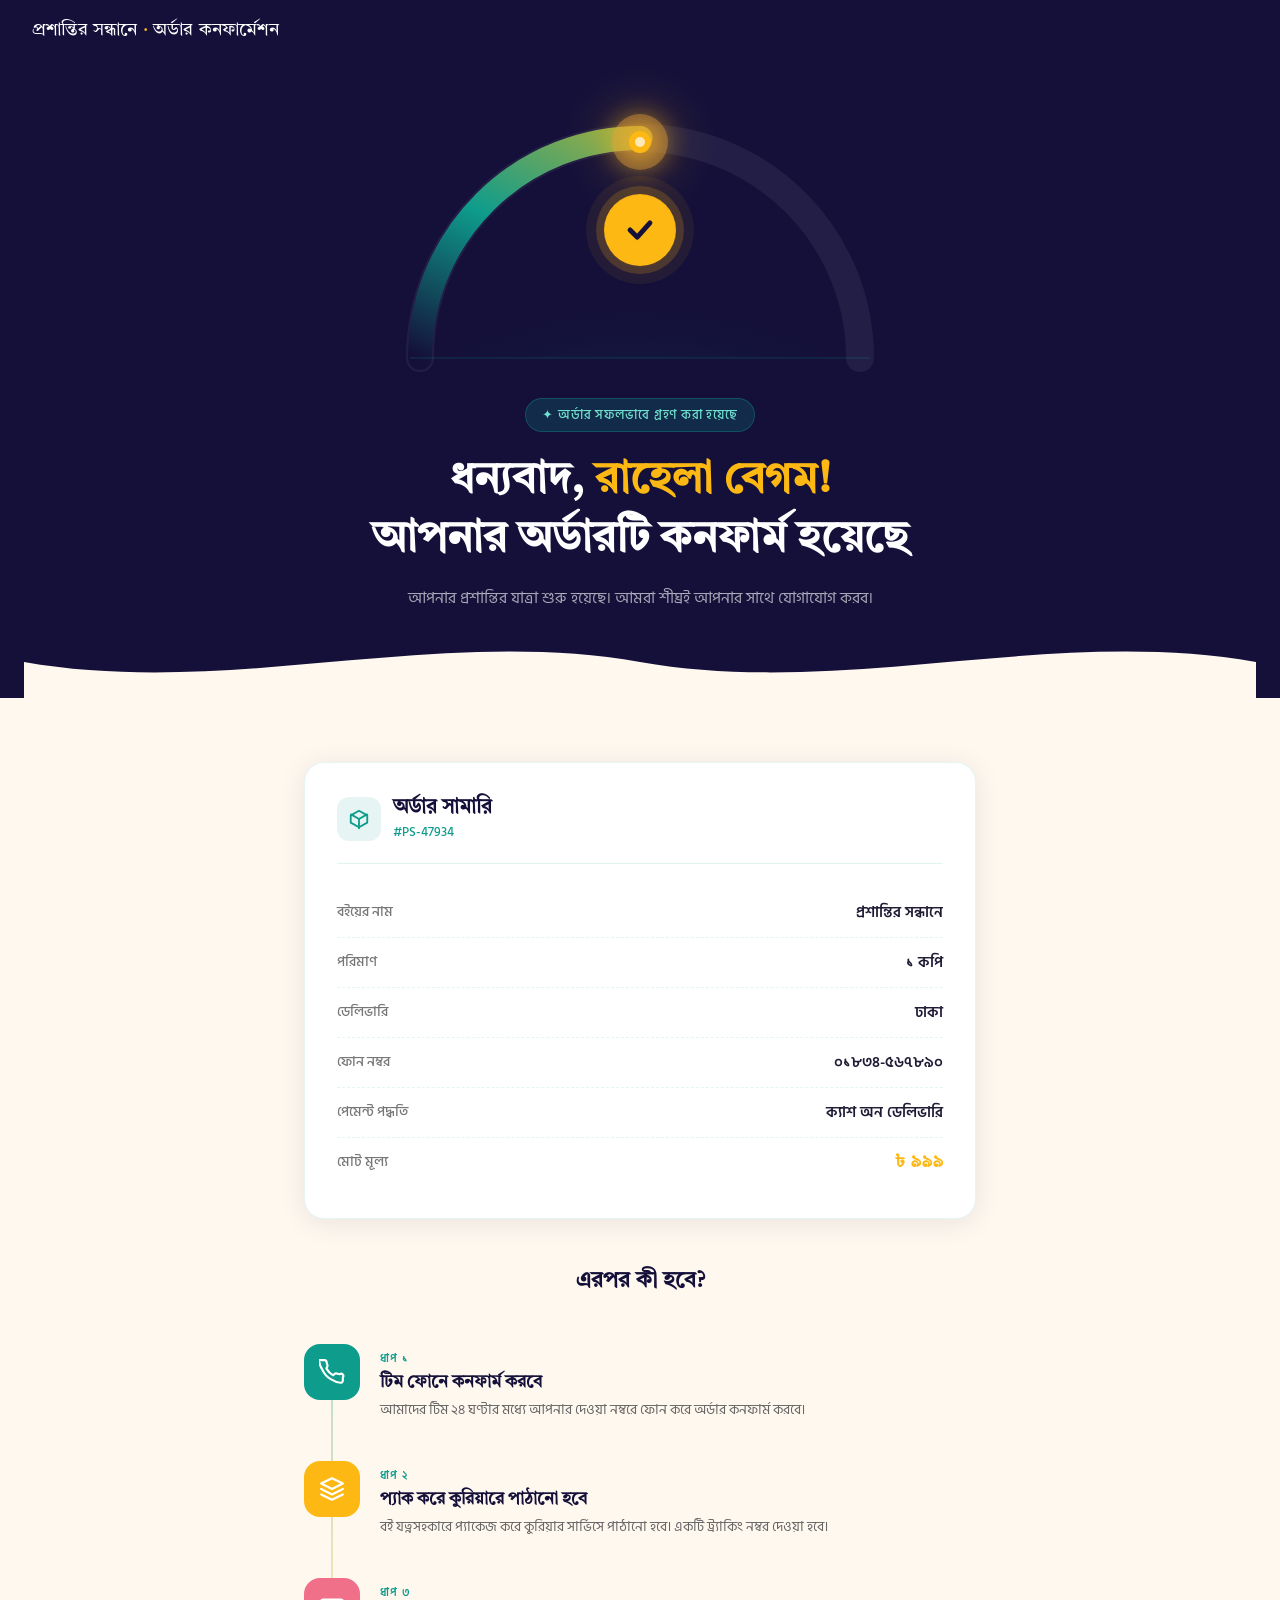
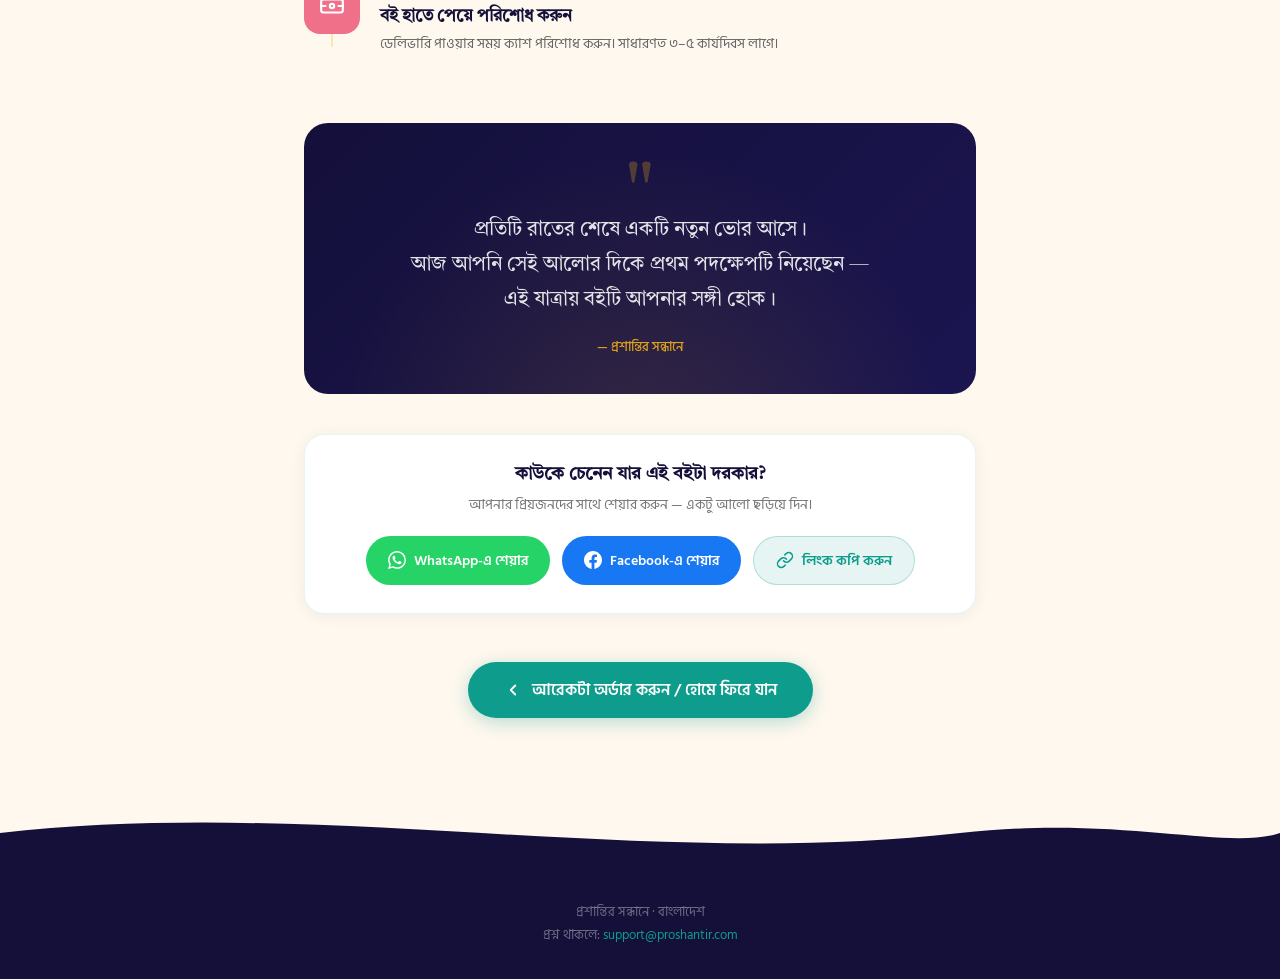
<file: thank you/thankyou.html>
<!DOCTYPE html>
<html lang="bn">
<head>
  <meta charset="UTF-8" />
  <meta name="viewport" content="width=device-width, initial-scale=1.0" />
  <title>ধন্যবাদ — প্রশান্তির সন্ধানে</title>
  <link rel="preconnect" href="https://fonts.googleapis.com" />
  <link rel="preconnect" href="https://fonts.gstatic.com" crossorigin />
  <link href="https://fonts.googleapis.com/css2?family=Tiro+Bangla:ital@0;1&family=Hind+Siliguri:wght@300;400;500;600&display=swap" rel="stylesheet" />
  <link rel="stylesheet" href="thankyou.css" />
</head>
<body>

  <!-- ═══ HEADER ═══════════════════════════════════════════ -->
  <header class="site-header">
    <div class="brand">প্রশান্তির সন্ধানে <span>·</span> অর্ডার কনফার্মেশন</div>
  </header>

  <!-- ═══ HERO (dark) ════════════════════════════════════════ -->
  <section class="hero-section">

    <!-- Sunrise Arc -->
    <div class="arc-wrapper" aria-hidden="true">
      <svg class="arc-svg" viewBox="0 0 460 230" xmlns="http://www.w3.org/2000/svg">
        <defs>
          <linearGradient id="arcGrad" x1="0%" y1="100%" x2="100%" y2="0%">
            <stop offset="0%"   stop-color="#14103A"/>
            <stop offset="40%"  stop-color="#0E9C8C"/>
            <stop offset="100%" stop-color="#FDB813"/>
          </linearGradient>
          <radialGradient id="glowGrad" cx="50%" cy="100%" r="70%">
            <stop offset="0%"   stop-color="#FDB813" stop-opacity=".18"/>
            <stop offset="60%"  stop-color="#0E9C8C" stop-opacity=".08"/>
            <stop offset="100%" stop-color="#14103A" stop-opacity="0"/>
          </radialGradient>
          <clipPath id="halfClip">
            <rect x="0" y="0" width="460" height="230"/>
          </clipPath>
          <filter id="sunGlow" x="-80%" y="-80%" width="260%" height="260%">
            <feGaussianBlur in="SourceGraphic" stdDeviation="7" result="blur"/>
            <feMerge><feMergeNode in="blur"/><feMergeNode in="SourceGraphic"/></feMerge>
          </filter>
        </defs>

        <ellipse cx="230" cy="230" rx="230" ry="160" fill="url(#glowGrad)" clip-path="url(#halfClip)"/>
        <path d="M 10,230 A 220,220 0 0,1 450,230" fill="none" stroke="rgba(255,255,255,.06)" stroke-width="28" stroke-linecap="round"/>
        <path id="arcBand"
          d="M 10,230 A 220,220 0 0,1 450,230"
          fill="none"
          stroke="url(#arcGrad)"
          stroke-width="24"
          stroke-linecap="round"
          stroke-dasharray="692"
          stroke-dashoffset="692"
        />
        <line x1="0" y1="230" x2="460" y2="230" stroke="rgba(14,156,140,.18)" stroke-width="1.5"/>

        <g id="sunDot" filter="url(#sunGlow)" class="sun-dot">
          <circle id="sunHalo"  cx="10" cy="230" r="18" fill="rgba(253,184,19,.22)"/>
          <circle id="sunCore"  cx="10" cy="230" r="11" fill="#FDB813"/>
          <circle id="sunCenter" cx="10" cy="230" r="5"  fill="#FFE9B8"/>
        </g>
      </svg>

      <!-- Checkmark ring -->
      <div class="check-ring" id="checkRing">
        <svg viewBox="0 0 24 24"><polyline points="5 12 10 17 19 7"/></svg>
      </div>
    </div>

    <!-- Hero text -->
    <div class="hero-text">
      <div class="order-tag reveal">✦ অর্ডার সফলভাবে গ্রহণ করা হয়েছে</div>
      <h1 class="reveal" id="heroHeadline">
        ধন্যবাদ,<br/>
        <span class="name-hl" id="displayName">আপনার অর্ডারটি কনফার্ম হয়েছে</span>
      </h1>
      <p class="sub reveal">আপনার প্রশান্তির যাত্রা শুরু হয়েছে। আমরা শীঘ্রই আপনার সাথে যোগাযোগ করব।</p>
    </div>

    <!-- Wave divider dark→light -->
    <div class="wave-hero">
      <svg viewBox="0 0 1440 72" preserveAspectRatio="none" xmlns="http://www.w3.org/2000/svg" style="width:100%;height:72px;display:block;">
        <path d="M0,36 C240,72 480,0 720,36 C960,72 1200,0 1440,36 L1440,72 L0,72 Z" fill="#FFF8EF"/>
      </svg>
    </div>
  </section>

  <!-- ═══ MAIN CONTENT (light) ══════════════════════════════ -->
  <main class="main-content">

    <!-- Order Summary Card -->
    <div class="order-card reveal" id="orderCard">
      <div class="order-card-header">
        <div class="icon-box">
          <svg viewBox="0 0 24 24"><path d="M21 8L12 3 3 8v8l9 5 9-5V8z"/><polyline points="3.27 6.96 12 12.01 20.73 6.96"/><line x1="12" y1="22.08" x2="12" y2="12"/></svg>
        </div>
        <div>
          <h2>অর্ডার সামারি</h2>
          <div class="order-id" id="orderIdDisplay">#PS-00000</div>
        </div>
      </div>
      <div class="order-row">
        <span class="label">বইয়ের নাম</span>
        <span class="value">প্রশান্তির সন্ধানে</span>
      </div>
      <div class="order-row">
        <span class="label">পরিমাণ</span>
        <span class="value" id="qtyDisplay">১ কপি</span>
      </div>
      <div class="order-row">
        <span class="label">ডেলিভারি</span>
        <span class="value" id="districtDisplay">ঢাকা</span>
      </div>
      <div class="order-row">
        <span class="label">ফোন নম্বর</span>
        <span class="value" id="phoneDisplay">—</span>
      </div>
      <div class="order-row">
        <span class="label">পেমেন্ট পদ্ধতি</span>
        <span class="value">ক্যাশ অন ডেলিভারি</span>
      </div>
      <div class="order-row">
        <span class="label">মোট মূল্য</span>
        <span class="value price" id="totalDisplay">৳ ৯৯৯</span>
      </div>
    </div>

    <!-- Delivery Steps -->
    <div class="steps-section">
      <h3 class="reveal">এরপর কী হবে?</h3>
      <ol class="timeline" id="timeline">
        <li class="step-item">
          <div class="step-icon teal">
            <svg viewBox="0 0 24 24"><path d="M22 16.92v3a2 2 0 01-2.18 2 19.79 19.79 0 01-8.63-3.07A19.5 19.5 0 013.07 9.8a19.79 19.79 0 01-3.07-8.63A2 2 0 012 1h3a2 2 0 012 1.72c.127.96.361 1.903.7 2.81a2 2 0 01-.45 2.11L6.91 8.91a16 16 0 006.16 6.16l1.27-1.27a2 2 0 012.11-.45c.907.339 1.85.573 2.81.7A2 2 0 0122 16.92z"/></svg>
          </div>
          <div class="step-body">
            <div class="step-num">ধাপ ১</div>
            <h4>টিম ফোনে কনফার্ম করবে</h4>
            <p>আমাদের টিম ২৪ ঘণ্টার মধ্যে আপনার দেওয়া নম্বরে ফোন করে অর্ডার কনফার্ম করবে।</p>
          </div>
        </li>
        <li class="step-item">
          <div class="step-icon amber">
            <svg viewBox="0 0 24 24"><path d="M12 2L2 7l10 5 10-5-10-5z"/><polyline points="2 17 12 22 22 17"/><polyline points="2 12 12 17 22 12"/></svg>
          </div>
          <div class="step-body">
            <div class="step-num">ধাপ ২</div>
            <h4>প্যাক করে কুরিয়ারে পাঠানো হবে</h4>
            <p>বই যত্নসহকারে প্যাকেজ করে কুরিয়ার সার্ভিসে পাঠানো হবে। একটি ট্র্যাকিং নম্বর দেওয়া হবে।</p>
          </div>
        </li>
        <li class="step-item">
          <div class="step-icon rose">
            <svg viewBox="0 0 24 24"><rect x="2" y="6" width="20" height="12" rx="2"/><circle cx="12" cy="12" r="2"/><path d="M6 12H2M22 12h-4"/></svg>
          </div>
          <div class="step-body">
            <div class="step-num">ধাপ ৩</div>
            <h4>বই হাতে পেয়ে পরিশোধ করুন</h4>
            <p>ডেলিভারি পাওয়ার সময় ক্যাশ পরিশোধ করুন। সাধারণত ৩–৫ কার্যদিবস লাগে।</p>
          </div>
        </li>
      </ol>
    </div>

    <!-- Emotional Closing Note -->
    <div class="closing-note reveal">
      <span class="quote-mark">"</span>
      <p>
        প্রতিটি রাতের শেষে একটি নতুন ভোর আসে।<br/>
        আজ আপনি সেই আলোর দিকে প্রথম পদক্ষেপটি নিয়েছেন —<br/>
        এই যাত্রায় বইটি আপনার সঙ্গী হোক।
      </p>
      <div class="author">— প্রশান্তির সন্ধানে</div>
    </div>

    <!-- Share Section -->
    <div class="share-section reveal">
      <h3>কাউকে চেনেন যার এই বইটা দরকার?</h3>
      <p>আপনার প্রিয়জনদের সাথে শেয়ার করুন — একটু আলো ছড়িয়ে দিন।</p>
      <div class="share-buttons">
        <button class="share-btn whatsapp" onclick="shareWhatsApp()">
          <svg viewBox="0 0 24 24"><path d="M17.472 14.382c-.297-.149-1.758-.867-2.03-.967-.273-.099-.471-.148-.67.15-.197.297-.767.966-.94 1.164-.173.199-.347.223-.644.075-.297-.15-1.255-.463-2.39-1.475-.883-.788-1.48-1.761-1.653-2.059-.173-.297-.018-.458.13-.606.134-.133.298-.347.446-.52.149-.174.198-.298.298-.497.099-.198.05-.371-.025-.52-.075-.149-.669-1.612-.916-2.207-.242-.579-.487-.5-.669-.51-.173-.008-.371-.01-.57-.01-.198 0-.52.074-.792.372-.272.297-1.04 1.016-1.04 2.479 0 1.462 1.065 2.875 1.213 3.074.149.198 2.096 3.2 5.077 4.487.709.306 1.262.489 1.694.625.712.227 1.36.195 1.871.118.571-.085 1.758-.719 2.006-1.413.248-.694.248-1.289.173-1.413-.074-.124-.272-.198-.57-.347m-5.421 7.403h-.004a9.87 9.87 0 01-5.031-1.378l-.361-.214-3.741.982.998-3.648-.235-.374a9.86 9.86 0 01-1.51-5.26c.001-5.45 4.436-9.884 9.888-9.884 2.64 0 5.122 1.03 6.988 2.898a9.825 9.825 0 012.893 6.994c-.003 5.45-4.437 9.884-9.885 9.884m8.413-18.297A11.815 11.815 0 0012.05 0C5.495 0 .16 5.335.157 11.892c0 2.096.547 4.142 1.588 5.945L.057 24l6.305-1.654a11.882 11.882 0 005.683 1.448h.005c6.554 0 11.89-5.335 11.893-11.893a11.821 11.821 0 00-3.48-8.413z"/></svg>
          WhatsApp-এ শেয়ার
        </button>
        <button class="share-btn facebook" onclick="shareFacebook()">
          <svg viewBox="0 0 24 24"><path d="M24 12.073c0-6.627-5.373-12-12-12s-12 5.373-12 12c0 5.99 4.388 10.954 10.125 11.854v-8.385H7.078v-3.47h3.047V9.43c0-3.007 1.792-4.669 4.533-4.669 1.312 0 2.686.235 2.686.235v2.953H15.83c-1.491 0-1.956.925-1.956 1.874v2.25h3.328l-.532 3.47h-2.796v8.385C19.612 23.027 24 18.062 24 12.073z"/></svg>
          Facebook-এ শেয়ার
        </button>
        <button class="share-btn copy" onclick="copyLink()">
          <svg viewBox="0 0 24 24" style="fill:none;stroke:var(--dawn-teal);stroke-width:2;stroke-linecap:round;stroke-linejoin:round;"><path d="M10 13a5 5 0 007.54.54l3-3a5 5 0 00-7.07-7.07l-1.72 1.71"/><path d="M14 11a5 5 0 00-7.54-.54l-3 3a5 5 0 007.07 7.07l1.71-1.71"/></svg>
          লিংক কপি করুন
        </button>
      </div>
    </div>

    <!-- Back Button -->
    <div class="back-btn-wrap reveal">
      <a href="../index.html" class="back-btn">
        <svg viewBox="0 0 24 24"><polyline points="15 18 9 12 15 6"/></svg>
        আরেকটা অর্ডার করুন / হোমে ফিরে যান
      </a>
    </div>
  </main>

  <!-- Wave divider light→dark -->
  <div class="wave-bottom">
    <svg viewBox="0 0 1440 72" preserveAspectRatio="none" xmlns="http://www.w3.org/2000/svg" style="width:100%;height:72px;display:block;">
      <path d="M0,36 C360,0 720,72 1080,36 C1260,18 1380,54 1440,36 L1440,72 L0,72 Z" fill="var(--ink-night)"/>
    </svg>
  </div>

  <!-- Footer -->
  <footer class="site-footer">
    <p>
      প্রশান্তির সন্ধানে · বাংলাদেশ<br/>
      প্রশ্ন থাকলে: <a href="mailto:support@proshantir.com">support@proshantir.com</a>
    </p>
  </footer>

  <script src="thankyou.js"></script>
</body>
</html>
</file>
<file: style.css>
/* ═══════════════════════════════════════════
   DESIGN TOKENS
═══════════════════════════════════════════ */
:root {
  --ink-night:     #14103A;
  --ink-night-2:   #241A5C;
  --dawn-teal:     #0E9C8C;
  --sunrise-amber: #FDB813;
  --sunrise-coral: #FF6F5E;
  --warm-sand:     #FFF8EF;
  --clay-rose:     #F0708A;
  --charcoal-ink:  #201A35;

  --font-display: 'Tiro Bangla', serif;
  --font-body:    'Hind Siliguri', 'Inter', sans-serif;

  --radius-card:  24px;
  --radius-btn:   50px;
  --radius-input: 16px;

  --shadow-soft: 0 10px 40px rgba(20, 16, 58, 0.08);
  --shadow-card: 0 8px 30px rgba(20, 16, 58, 0.06);
  --shadow-btn:  0 6px 24px rgba(253, 184, 19, 0.3);
  
  --glass-bg: rgba(255, 255, 255, 0.7);
  --glass-border: rgba(255, 255, 255, 0.4);

  --trans-fast:   200ms ease;
  --trans-med:    300ms cubic-bezier(0.34,1.2,0.64,1);
  --trans-slow:   400ms cubic-bezier(0.25, 1, 0.5, 1);
}

/* ═══════════════════════════════════════════
   RESET & BASE
═══════════════════════════════════════════ */
*, *::before, *::after { box-sizing: border-box; margin: 0; padding: 0; }

html { scroll-behavior: smooth; }

body {
  font-family: var(--font-body);
  font-size: 17px;
  color: var(--charcoal-ink);
  background: var(--warm-sand);
  line-height: 1.7;
  -webkit-font-smoothing: antialiased;
}

img, svg { display: block; max-width: 100%; }

button { cursor: pointer; border: none; background: none; font-family: inherit; }

a { color: inherit; text-decoration: none; }

/* ═══════════════════════════════════════════
   VIEW SYSTEM
═══════════════════════════════════════════ */
.view { display: none; }
.view.active { display: block; }

/* ═══════════════════════════════════════════
   CONTAINER
═══════════════════════════════════════════ */
.container {
  width: min(100%, 1140px);
  margin: 0 auto;
  padding: 0 1.5rem;
}

/* ═══════════════════════════════════════════
   BUTTONS
═══════════════════════════════════════════ */
.btn-primary {
  position: relative;
  display: inline-flex;
  align-items: center;
  gap: 0.6rem;
  background: linear-gradient(135deg, var(--sunrise-amber) 0%, var(--sunrise-coral) 100%);
  color: var(--ink-night);
  font-family: var(--font-body);
  font-weight: 700;
  font-size: 1.05rem;
  padding: 0.9rem 2rem;
  border-radius: var(--radius-btn);
  box-shadow: var(--shadow-btn);
  transition: transform var(--trans-fast), box-shadow var(--trans-fast), filter var(--trans-fast);
  white-space: nowrap;
  overflow: hidden;
}
.btn-primary::after {
  content: "";
  position: absolute;
  inset: 0;
  background: linear-gradient(115deg, transparent 20%, rgba(255,255,255,0.55) 50%, transparent 80%);
  transform: translateX(-120%);
  transition: transform 0.65s ease;
  pointer-events: none;
}
.btn-primary:hover::after { transform: translateX(120%); }
.btn-primary:hover {
  transform: scale(1.03);
  box-shadow: 0 10px 34px rgba(255, 111, 94, 0.45);
  filter: brightness(1.06);
}
.btn-primary:active { transform: scale(0.97); }
.btn-primary svg { transition: transform var(--trans-fast); }
.btn-primary:hover svg { transform: translateX(4px); }

@media (prefers-reduced-motion: reduce) {
  .btn-primary::after { display: none; }
}

.btn-cta {
  font-size: 1.1rem;
  padding: 1rem 2.2rem;
}

.btn-secondary {
  display: inline-flex;
  align-items: center;
  gap: 0.5rem;
  background: transparent;
  color: var(--dawn-teal);
  font-weight: 600;
  font-size: 1rem;
  padding: 0.75rem 1.5rem;
  border-radius: var(--radius-btn);
  border: 2px solid var(--dawn-teal);
  transition: background var(--trans-fast), color var(--trans-fast);
}
.btn-secondary:hover {
  background: var(--dawn-teal);
  color: var(--warm-sand);
}

/* ═══════════════════════════════════════════
   SECTION COMMON
═══════════════════════════════════════════ */
.section-dark  { background: var(--ink-night); }
.section-light { background: var(--warm-sand); }

.section-header { text-align: center; margin-bottom: 3rem; }

.section-eyebrow {
  display: inline-block;
  font-family: var(--font-body);
  font-size: 0.85rem;
  font-weight: 600;
  letter-spacing: 0.12em;
  text-transform: uppercase;
  margin-bottom: 0.75rem;
}

.section-title {
  font-family: var(--font-display);
  font-size: clamp(1.7rem, 4vw, 2.6rem);
  line-height: 1.3;
  color: var(--charcoal-ink);
  margin-bottom: 1rem;
}

.section-lead {
  font-size: 1.1rem;
  color: rgba(32,26,53,0.7);
  max-width: 600px;
  margin: 0 auto;
}

/* Wave dividers */
.wave-divider { line-height: 0; margin-top: -2px; }
.wave-divider svg { width: 100%; height: auto; display: block; }

/* ═══════════════════════════════════════════
   SCROLL REVEAL
═══════════════════════════════════════════ */
.reveal {
  opacity: 0;
  transform: translateY(28px);
  transition: opacity 0.55s ease, transform 0.55s ease;
}
.reveal.visible {
  opacity: 1;
  transform: translateY(0);
}
.reveal-delay-1 { transition-delay: 0.12s; }
.reveal-delay-2 { transition-delay: 0.24s; }

@media (prefers-reduced-motion: reduce) {
  .reveal {
    opacity: 1 !important;
    transform: none !important;
    transition: none !important;
  }
}

/* ═══════════════════════════════════════════
   HERO SECTION
═══════════════════════════════════════════ */
.hero {
  background: radial-gradient(120% 100% at 15% 0%, var(--ink-night-2) 0%, var(--ink-night) 55%, #0C0926 100%);
  position: relative;
  overflow: hidden;
  padding-bottom: 0;
}

/* Sunrise Arc */
.arc-wrap {
  position: absolute;
  pointer-events: none;
  z-index: 0;
}
.arc-home {
  bottom: 60px;
  left: -60px;
  width: min(600px, 90vw);
  opacity: 0.55;
}
.arc-svg { width: 100%; height: auto; }
.sun-pulse { animation: sunBreathe 4.5s ease-in-out infinite; transform-origin: center; transform-box: fill-box; }
@keyframes sunBreathe {
  0%, 100% { transform: scale(1);    opacity: 1; }
  50%      { transform: scale(1.18); opacity: 0.85; }
}
@media (prefers-reduced-motion: reduce) {
  .sun-pulse { animation: none; }
}

.hero-inner {
  position: relative;
  z-index: 1;
  display: grid;
  grid-template-columns: 1fr auto;
  gap: 3rem;
  align-items: center;
  padding-top: clamp(3rem, 8vw, 6rem);
  padding-bottom: clamp(3rem, 6vw, 5rem);
}

.hero-text { max-width: 600px; }

.hero-eyebrow {
  display: inline-block;
  color: var(--sunrise-amber);
  font-size: 0.82rem;
  font-weight: 600;
  letter-spacing: 0.14em;
  text-transform: uppercase;
  margin-bottom: 1.2rem;
  padding: 0.35rem 1rem;
  border: 1px solid rgba(253,184,19,0.35);
  border-radius: 50px;
}

.hero-title {
  font-family: var(--font-display);
  font-size: clamp(2.8rem, 7vw, 4.2rem);
  line-height: 1.15;
  color: var(--warm-sand);
  margin-bottom: 1rem;
}

.hero-subtitle {
  font-size: clamp(1rem, 2.2vw, 1.15rem);
  color: var(--dawn-teal);
  font-weight: 500;
  margin-bottom: 1.5rem;
  line-height: 1.55;
}

.hero-hook {
  font-size: 1rem;
  color: rgba(255,248,239,0.65);
  margin-bottom: 2rem;
  font-style: italic;
  line-height: 1.8;
}

.hero-cta { margin-bottom: 1.25rem; }

.hero-note {
  font-size: 0.88rem;
  color: rgba(255,248,239,0.5);
}

/* ── 3D Book Mockup ── */
.book-mockup {
  flex-shrink: 0;
  display: flex;
  align-items: center;
  justify-content: center;
  animation: bookFloat 6s ease-in-out infinite;
}

@keyframes bookFloat {
  0%, 100% { transform: translateY(0); }
  50%      { transform: translateY(-10px); }
}

.book-3d {
  position: relative;
  width: 200px;
  height: 280px;
  transform-style: preserve-3d;
  perspective: 900px;
  filter: drop-shadow(0 24px 48px rgba(0,0,0,0.55));
  transition: transform 0.5s cubic-bezier(0.25, 1, 0.5, 1), filter 0.5s ease;
  will-change: transform;
}
.book-mockup:hover .book-3d {
  transform: rotateY(-12deg) rotateX(4deg) scale(1.045);
  filter: drop-shadow(0 30px 56px rgba(0,0,0,0.6));
}

@media (prefers-reduced-motion: reduce) {
  .book-mockup { animation: none; }
  .book-3d { transition: none; }
}

.book-front {
  position: absolute;
  top: 0; left: 28px;
  width: 172px;
  height: 280px;
  background: linear-gradient(135deg, #14103A 0%, #2A2170 50%, #14103A 100%);
  border-radius: 4px 14px 14px 4px;
  overflow: hidden;
  border: 1px solid rgba(255,255,255,0.1);
  box-shadow: inset 2px 0 5px rgba(255,255,255,0.2), inset -2px 0 5px rgba(0,0,0,0.5);
}

.book-front-inner {
  padding: 1.2rem 1rem;
  height: 100%;
  display: flex;
  flex-direction: column;
  gap: 0.5rem;
  position: relative;
}

.book-arc-mini {
  position: absolute;
  bottom: 0; left: 0; right: 0;
  opacity: 0.7;
}
.book-arc-mini svg { width: 100%; }

.book-eyebrow-text {
  font-size: 0.62rem;
  color: var(--dawn-teal);
  text-transform: uppercase;
  letter-spacing: 0.1em;
  font-weight: 600;
  position: relative; z-index: 1;
}

.book-title-text {
  font-family: var(--font-display);
  font-size: 1.35rem;
  color: var(--warm-sand);
  line-height: 1.25;
  position: relative; z-index: 1;
}

.book-sub-text {
  font-size: 0.65rem;
  color: var(--sunrise-amber);
  font-weight: 600;
  letter-spacing: 0.06em;
  text-transform: uppercase;
  position: relative; z-index: 1;
}

.book-spine {
  position: absolute;
  top: 0; left: 0;
  width: 28px;
  height: 280px;
  background: linear-gradient(180deg, #1B1550 0%, #100C2B 100%);
  border-radius: 4px 0 0 4px;
  display: flex;
  align-items: center;
  justify-content: center;
  border-right: 2px solid rgba(14,156,140,0.5);
}
.book-spine span {
  writing-mode: vertical-rl;
  transform: rotate(180deg);
  font-size: 0.58rem;
  color: rgba(255,248,239,0.4);
  letter-spacing: 0.08em;
  font-weight: 500;
  white-space: nowrap;
  overflow: hidden;
  text-overflow: ellipsis;
  max-height: 220px;
}

.book-shadow {
  position: absolute;
  bottom: -20px; left: 30px;
  width: 170px; height: 28px;
  background: radial-gradient(ellipse, rgba(0,0,0,0.45) 0%, transparent 75%);
  border-radius: 50%;
}

/* ═══════════════════════════════════════════
   PROBLEM SECTION
═══════════════════════════════════════════ */
.problem-section { padding: 5rem 0 0; }

.problem-grid {
  display: grid;
  grid-template-columns: repeat(auto-fit, minmax(260px, 1fr));
  gap: 1.5rem;
  margin-bottom: 3rem;
}

.problem-card {
  background: var(--glass-bg);
  backdrop-filter: blur(16px);
  -webkit-backdrop-filter: blur(16px);
  border-radius: var(--radius-card);
  padding: 1.75rem 1.5rem;
  box-shadow: var(--shadow-glass);
  display: flex;
  flex-direction: column;
  gap: 1rem;
  transition: transform var(--trans-slow), box-shadow var(--trans-slow);
  border: 1px solid var(--glass-border);
}
.problem-card:hover {
  transform: translateY(-4px);
  box-shadow: 0 12px 36px rgba(20,16,58,0.14);
}
.problem-card p { font-size: 0.97rem; color: rgba(32,26,53,0.8); line-height: 1.7; }

.problem-icon {
  width: 52px; height: 52px;
  border-radius: 16px;
  display: flex; align-items: center; justify-content: center;
  flex-shrink: 0;
  transition: transform 0.4s cubic-bezier(0.34, 1.56, 0.64, 1);
}
.problem-card:hover .problem-icon {
  transform: scale(1.1) rotate(-4deg);
}

.problem-resolution {
  text-align: center;
  padding: 2rem;
  background: rgba(14,156,140,0.07);
  border-radius: var(--radius-card);
  border: 1px solid rgba(14,156,140,0.15);
}
.problem-resolution p { font-size: 1.1rem; color: var(--charcoal-ink); }
.problem-resolution strong { color: var(--dawn-teal); }

/* ═══════════════════════════════════════════
   SOLUTION SECTION
═══════════════════════════════════════════ */
.solution-section { padding: 5rem 0 0; }

.solution-cards {
  display: grid;
  grid-template-columns: repeat(auto-fit, minmax(280px, 1fr));
  gap: 1.75rem;
}

.solution-card {
  background: rgba(255, 255, 255, 0.05);
  backdrop-filter: blur(12px);
  -webkit-backdrop-filter: blur(12px);
  border: 1px solid rgba(255, 255, 255, 0.1);
  border-radius: var(--radius-card);
  padding: 2rem 1.75rem;
  position: relative;
  overflow: hidden;
  box-shadow: var(--shadow-glass);
  transition: border-color var(--trans-slow), background var(--trans-slow), transform var(--trans-slow), box-shadow var(--trans-slow);
}
.solution-card:hover {
  background: rgba(14,156,140,0.1);
  border-color: rgba(14,156,140,0.55);
  transform: translateY(-4px);
}

.solution-num {
  font-size: 0.75rem;
  font-weight: 700;
  color: var(--sunrise-amber);
  letter-spacing: 0.1em;
  margin-bottom: 1rem;
}

.solution-icon {
  width: 56px; height: 56px;
  background: rgba(14,156,140,0.12);
  border-radius: 16px;
  display: flex; align-items: center; justify-content: center;
  margin-bottom: 1.25rem;
  transition: transform 0.4s cubic-bezier(0.34, 1.56, 0.64, 1), background 0.4s ease;
}
.solution-card:hover .solution-icon {
  transform: scale(1.1) rotate(-4deg);
  background: rgba(14,156,140,0.22);
}

.solution-card h3 {
  font-family: var(--font-display);
  font-size: 1.3rem;
  color: var(--warm-sand);
  margin-bottom: 0.35rem;
}

.solution-label {
  font-size: 0.78rem;
  color: var(--sunrise-amber);
  font-weight: 600;
  letter-spacing: 0.07em;
  text-transform: uppercase;
  margin-bottom: 0.85rem;
}

.solution-card p {
  font-size: 0.95rem;
  color: rgba(255,248,239,0.7);
  line-height: 1.75;
}

/* ═══════════════════════════════════════════
   AUTHOR SECTION
═══════════════════════════════════════════ */
.author-section { padding: 5rem 0 0; }

.author-inner {
  display: flex;
  gap: 3rem;
  align-items: center;
}

.author-avatar-wrap {
  display: flex;
  flex-direction: column;
  align-items: center;
  gap: 1rem;
  flex-shrink: 0;
}

.author-avatar {
  width: 140px; height: 140px;
  border-radius: 50%;
  background: linear-gradient(135deg, var(--dawn-teal), #0B7A6E);
  display: flex; align-items: center; justify-content: center;
  font-family: var(--font-display);
  font-size: 3.5rem;
  color: var(--warm-sand);
  border: 4px solid rgba(14,156,140,0.3);
  box-shadow: 0 8px 32px rgba(14,156,140,0.25);
}

.author-badge {
  display: flex;
  align-items: center;
  gap: 0.4rem;
  background: rgba(14,156,140,0.1);
  color: var(--dawn-teal);
  font-size: 0.78rem;
  font-weight: 600;
  padding: 0.4rem 1rem;
  border-radius: 50px;
  border: 1px solid rgba(14,156,140,0.25);
}
.author-badge svg { color: var(--dawn-teal); }

.author-name {
  font-family: var(--font-display);
  font-size: clamp(1.6rem, 3.5vw, 2.2rem);
  color: var(--charcoal-ink);
  margin: 0.5rem 0 0.25rem;
}

.author-title {
  font-size: 0.9rem;
  color: var(--dawn-teal);
  font-weight: 600;
  line-height: 1.5;
  margin-bottom: 1.25rem;
}

.author-text {
  font-size: 1rem;
  color: rgba(32,26,53,0.75);
  line-height: 1.8;
  max-width: 560px;
}

/* ═══════════════════════════════════════════
   BOOK CONTENTS / ACCORDION
═══════════════════════════════════════════ */
.contents-section { padding: 5rem 0 0; }

.accordion { display: flex; flex-direction: column; gap: 0.85rem; }

.accordion-item {
  background: rgba(255,248,239,0.04);
  border: 1px solid rgba(14,156,140,0.25);
  border-radius: var(--radius-card);
  overflow: hidden;
  transition: border-color var(--trans-slow);
}
.accordion-item.is-open { border-color: rgba(14,156,140,0.55); }

.accordion-trigger {
  width: 100%;
  display: flex;
  align-items: center;
  justify-content: space-between;
  gap: 1rem;
  padding: 1.4rem 1.75rem;
  background: none;
  color: var(--warm-sand);
  text-align: left;
  transition: background var(--trans-fast);
}
.accordion-trigger:hover { background: rgba(14,156,140,0.08); }
.accordion-trigger:focus-visible {
  outline: 2px solid var(--sunrise-amber);
  outline-offset: -2px;
}

.accordion-left {
  display: flex;
  align-items: center;
  gap: 1.25rem;
}

.accordion-num {
  font-size: 0.72rem;
  font-weight: 700;
  color: var(--sunrise-amber);
  letter-spacing: 0.1em;
  text-transform: uppercase;
  white-space: nowrap;
}

.accordion-title {
  font-family: var(--font-display);
  font-size: 1.1rem;
  font-weight: 400;
}

.accordion-chevron {
  flex-shrink: 0;
  color: var(--dawn-teal);
  transition: transform 220ms ease-out;
}
.accordion-item.is-open .accordion-chevron {
  transform: rotate(180deg);
}

.accordion-body {
  max-height: 0;
  overflow: hidden;
  transition: max-height 280ms cubic-bezier(0.4,0,0.2,1);
}
.accordion-item.is-open .accordion-body {
  max-height: 300px;
}

.accordion-content {
  padding: 0 1.75rem 1.5rem;
  border-top: 1px solid rgba(14,156,140,0.15);
}
.accordion-content p {
  font-size: 0.97rem;
  color: rgba(255,248,239,0.7);
  line-height: 1.8;
  padding-top: 1.25rem;
}

/* ═══════════════════════════════════════════
   BONUS SECTION
═══════════════════════════════════════════ */
.bonus-section { padding: 5rem 0 0; }

.bonus-grid {
  display: grid;
  grid-template-columns: repeat(auto-fit, minmax(250px, 1fr));
  gap: 1.5rem;
}

.bonus-card {
  background: var(--glass-bg);
  backdrop-filter: blur(12px);
  -webkit-backdrop-filter: blur(12px);
  border-radius: var(--radius-card);
  padding: 1.75rem 1.5rem;
  border: 1px solid var(--glass-border);
  box-shadow: var(--shadow-glass);
  transition: transform var(--trans-slow), border-color var(--trans-slow), box-shadow var(--trans-slow);
  position: relative;
  overflow: hidden;
}
.bonus-card::before {
  content: '';
  position: absolute;
  top: 0; left: 0; right: 0;
  height: 3px;
  background: linear-gradient(90deg, var(--dawn-teal), var(--sunrise-amber));
}
.bonus-card:hover {
  transform: translateY(-4px);
  border-color: rgba(14,156,140,0.3);
  box-shadow: 0 12px 36px rgba(20,16,58,0.14);
}

.bonus-tag {
  font-size: 0.72rem;
  font-weight: 700;
  color: var(--dawn-teal);
  text-transform: uppercase;
  letter-spacing: 0.1em;
  margin-bottom: 0.75rem;
  padding: 0.3rem 0.75rem;
  background: rgba(14,156,140,0.08);
  border-radius: 50px;
  display: inline-block;
}

.bonus-card h3 {
  font-family: var(--font-display);
  font-size: 1.08rem;
  color: var(--charcoal-ink);
  margin-bottom: 0.75rem;
  line-height: 1.4;
}

.bonus-card p {
  font-size: 0.9rem;
  color: rgba(32,26,53,0.7);
  line-height: 1.7;
}

/* ═══════════════════════════════════════════
   PRICE SECTION
═══════════════════════════════════════════ */
.price-section { padding: 5rem 0 0; }

.price-box {
  max-width: 600px;
  margin: 0 auto;
  text-align: center;
  padding: 3rem 2.5rem;
  background: linear-gradient(165deg, rgba(255,255,255,0.07) 0%, rgba(255,111,94,0.06) 100%);
  backdrop-filter: blur(20px);
  -webkit-backdrop-filter: blur(20px);
  border: 1px solid rgba(253,184,19,0.25);
  border-radius: 32px;
  box-shadow: 0 20px 60px rgba(0,0,0,0.4), 0 0 80px rgba(253,184,19,0.08);
  position: relative;
  overflow: hidden;
}

.price-arc-mini {
  position: absolute;
  top: -10px;
  left: 50%;
  transform: translateX(-50%);
  width: 300px;
  pointer-events: none;
  opacity: 0.55;
}

.price-display {
  display: flex;
  align-items: center;
  justify-content: center;
  gap: 1rem;
  flex-wrap: wrap;
  margin-bottom: 2rem;
}

.price-old {
  font-size: 1.4rem;
  color: rgba(255,248,239,0.35);
  text-decoration: line-through;
  font-weight: 500;
}

.price-new {
  font-family: var(--font-display);
  font-size: 3rem;
  font-weight: 700;
  background: linear-gradient(135deg, var(--sunrise-amber) 0%, var(--sunrise-coral) 100%);
  -webkit-background-clip: text;
  background-clip: text;
  -webkit-text-fill-color: transparent;
}

.price-badge {
  background: rgba(253,184,19,0.15);
  color: var(--sunrise-amber);
  font-size: 0.82rem;
  font-weight: 700;
  padding: 0.3rem 0.85rem;
  border-radius: 50px;
  border: 1px solid rgba(253,184,19,0.35);
  letter-spacing: 0.06em;
  align-self: center;
  animation: badgePulse 2.6s ease-in-out infinite;
}

@keyframes badgePulse {
  0%, 100% { box-shadow: 0 0 0 0 rgba(253,184,19,0.35); }
  50%      { box-shadow: 0 0 0 6px rgba(253,184,19,0); }
}

@media (prefers-reduced-motion: reduce) {
  .price-badge { animation: none; }
}

.price-perks {
  list-style: none;
  text-align: left;
  margin-bottom: 2rem;
  display: flex;
  flex-direction: column;
  gap: 0.75rem;
}
.price-perks li {
  display: flex;
  align-items: flex-start;
  gap: 0.65rem;
  font-size: 0.97rem;
  color: rgba(255,248,239,0.8);
}
.price-perks li svg { flex-shrink: 0; margin-top: 3px; }

.price-cta { width: 100%; justify-content: center; }

/* ═══════════════════════════════════════════
   TRUST SECTION
═══════════════════════════════════════════ */
.trust-section { padding: 4.5rem 0; }

.trust-grid {
  display: grid;
  grid-template-columns: repeat(auto-fit, minmax(220px, 1fr));
  gap: 1.5rem;
}

.trust-badge {
  text-align: center;
  padding: 2rem 1.5rem;
  background: #fff;
  border-radius: var(--radius-card);
  box-shadow: var(--shadow-card);
  border: 1px solid rgba(14,156,140,0.08);
  transition: transform var(--trans-slow), box-shadow var(--trans-slow);
}
.trust-badge:hover {
  transform: translateY(-3px);
  box-shadow: 0 10px 30px rgba(20,16,58,0.12);
}

.trust-icon {
  width: 64px; height: 64px;
  background: rgba(14,156,140,0.08);
  border-radius: 20px;
  display: flex; align-items: center; justify-content: center;
  margin: 0 auto 1.25rem;
  transition: transform 0.4s cubic-bezier(0.34, 1.56, 0.64, 1), background 0.4s ease;
}
.trust-badge:hover .trust-icon {
  transform: scale(1.1) rotate(4deg);
  background: rgba(14,156,140,0.16);
}

.trust-badge h3 {
  font-family: var(--font-display);
  font-size: 1.05rem;
  color: var(--charcoal-ink);
  margin-bottom: 0.5rem;
}
.trust-badge p { font-size: 0.88rem; color: rgba(32,26,53,0.65); line-height: 1.6; }

/* ═══════════════════════════════════════════
   FOOTER
═══════════════════════════════════════════ */
.footer {
  background: var(--ink-night);
  padding: 3.5rem 0 2rem;
  text-align: center;
}

.footer-arc {
  display: flex;
  justify-content: center;
  margin-bottom: 1.5rem;
}
.footer-arc svg { width: 280px; }

.footer-title {
  font-family: var(--font-display);
  font-size: 1.3rem;
  color: var(--warm-sand);
  margin-bottom: 0.35rem;
}
.footer-author {
  font-size: 0.85rem;
  color: var(--dawn-teal);
  margin-bottom: 1.5rem;
}
.footer-copy {
  font-size: 0.8rem;
  color: rgba(255,248,239,0.3);
}

/* ═══════════════════════════════════════════
   STICKY MOBILE CTA
═══════════════════════════════════════════ */
.sticky-cta {
  position: fixed;
  bottom: 0; left: 0; right: 0;
  z-index: 100;
  background: var(--ink-night);
  border-top: 1px solid rgba(14,156,140,0.25);
  padding: 0.85rem 1.5rem;
  backdrop-filter: blur(8px);
  -webkit-backdrop-filter: blur(8px);
  transform: translateY(100%);
  opacity: 0;
  transition: transform 0.35s cubic-bezier(0.25, 1, 0.5, 1), opacity 0.35s ease;
  pointer-events: none;
}
.sticky-cta.show {
  transform: translateY(0);
  opacity: 1;
  pointer-events: auto;
}

@media (prefers-reduced-motion: reduce) {
  .sticky-cta { transition: opacity 0.2s ease; }
}

.sticky-cta-inner {
  display: flex;
  align-items: center;
  justify-content: space-between;
  gap: 1rem;
  max-width: 500px;
  margin: 0 auto;
}

.sticky-old-price {
  font-size: 0.8rem;
  color: rgba(255,248,239,0.35);
  text-decoration: line-through;
  margin-right: 0.4rem;
}
.sticky-new-price {
  font-size: 1.2rem;
  font-weight: 700;
  color: var(--sunrise-amber);
}

.sticky-btn {
  font-size: 0.92rem;
  padding: 0.7rem 1.4rem;
  flex-shrink: 0;
}


/* ═══════════════════════════════════════════
   CUSTOM DROPDOWN
═══════════════════════════════════════════ */
.custom-select {
  position: relative;
  user-select: none;
}

.custom-select-trigger {
  display: flex;
  align-items: center;
  justify-content: space-between;
  width: 100%;
  padding: 0.85rem 1.1rem;
  background: #fff;
  border: 2px solid rgba(14,156,140,0.2);
  border-radius: var(--radius-input);
  font-family: var(--font-body);
  font-size: 1rem;
  color: var(--charcoal-ink);
  transition: border-color var(--trans-fast), box-shadow var(--trans-fast);
  cursor: pointer;
}
.custom-select-trigger:hover { border-color: var(--dawn-teal); }
.custom-select-trigger:focus-visible {
  outline: none;
  border-color: var(--dawn-teal);
  box-shadow: 0 0 0 3px rgba(14,156,140,0.15);
}

.custom-select[aria-expanded="true"] .custom-select-trigger {
  border-color: var(--dawn-teal);
  box-shadow: 0 0 0 3px rgba(14,156,140,0.15);
}

.select-value { flex: 1; text-align: left; }

.select-chevron {
  color: var(--dawn-teal);
  transition: transform 200ms ease-out;
  flex-shrink: 0;
}
.custom-select[aria-expanded="true"] .select-chevron {
  transform: rotate(180deg);
}

/* Panel */
.custom-select-panel {
  position: absolute;
  top: calc(100% + 6px);
  left: 0; right: 0;
  background: #fff;
  border: 1.5px solid rgba(14,156,140,0.2);
  border-radius: 16px;
  box-shadow: 0 12px 40px rgba(20,16,58,0.15), 0 2px 8px rgba(20,16,58,0.08);
  backdrop-filter: blur(12px);
  -webkit-backdrop-filter: blur(12px);
  z-index: 200;
  overflow: hidden;

  /* Animation: closed state */
  opacity: 0;
  transform: translateY(-8px);
  pointer-events: none;
  transition:
    opacity 200ms cubic-bezier(0.34,1.2,0.64,1),
    transform 200ms cubic-bezier(0.34,1.2,0.64,1);
}
.custom-select[aria-expanded="true"] .custom-select-panel {
  opacity: 1;
  transform: translateY(0);
  pointer-events: all;
}

.select-search-wrap {
  padding: 0.75rem 0.85rem 0.5rem;
  border-bottom: 1px solid rgba(14,156,140,0.1);
}
.select-search {
  width: 100%;
  padding: 0.55rem 0.85rem;
  border: 1.5px solid rgba(14,156,140,0.2);
  border-radius: 10px;
  font-family: var(--font-body);
  font-size: 0.9rem;
  color: var(--charcoal-ink);
  background: rgba(255,248,239,0.4);
  outline: none;
  transition: border-color var(--trans-fast);
}
.select-search:focus { border-color: var(--dawn-teal); }

.select-options {
  max-height: 220px;
  overflow-y: auto;
  padding: 0.5rem;
  scrollbar-width: thin;
  scrollbar-color: rgba(14,156,140,0.2) transparent;
}
.select-options::-webkit-scrollbar { width: 4px; }
.select-options::-webkit-scrollbar-thumb { background: rgba(14,156,140,0.2); border-radius: 4px; }

.select-option {
  display: flex;
  align-items: center;
  justify-content: space-between;
  padding: 0.7rem 1rem;
  border-radius: 10px;
  font-size: 0.95rem;
  color: var(--charcoal-ink);
  cursor: pointer;
  transition: background 120ms ease;
  gap: 0.5rem;
}
.select-option:hover,
.select-option.focused {
  background: rgba(14,156,140,0.08);
}
.select-option.selected {
  color: var(--dawn-teal);
  font-weight: 600;
  background: rgba(14,156,140,0.06);
}
.select-option .check-icon {
  opacity: 0;
  color: var(--dawn-teal);
  flex-shrink: 0;
  transition: opacity 120ms ease;
}
.select-option.selected .check-icon { opacity: 1; }

/* ═══════════════════════════════════════════
   CHECKOUT VIEW
═══════════════════════════════════════════ */
#view-checkout {
  background: var(--warm-sand);
  min-height: 100vh;
}

.checkout-header {
  background: var(--ink-night);
  padding: 1rem 1.5rem;
  display: flex;
  align-items: center;
  justify-content: space-between;
  gap: 1rem;
  position: sticky;
  top: 0;
  z-index: 50;
  border-bottom: 1px solid rgba(14,156,140,0.2);
}

.back-btn {
  display: flex;
  align-items: center;
  gap: 0.45rem;
  color: rgba(255,248,239,0.7);
  font-size: 0.9rem;
  transition: color var(--trans-fast);
}
.back-btn:hover { color: var(--warm-sand); }

.checkout-logo {
  font-family: var(--font-display);
  font-size: 1rem;
  color: var(--warm-sand);
  flex: 1;
  text-align: center;
}

.arc-progress {
  display: flex;
  flex-direction: column;
  align-items: center;
  gap: 2px;
}
.arc-progress svg { width: 70px; height: auto; }
.arc-progress span {
  font-size: 0.7rem;
  color: var(--sunrise-amber);
  font-weight: 600;
  letter-spacing: 0.05em;
}

.checkout-body { padding: 2.5rem 0 6rem; }

.checkout-layout {
  display: grid;
  grid-template-columns: 1fr 340px;
  gap: 2.5rem;
  align-items: start;
}

.checkout-title {
  font-family: var(--font-display);
  font-size: clamp(1.6rem, 4vw, 2.1rem);
  color: var(--charcoal-ink);
  margin-bottom: 0.35rem;
}
.checkout-subtitle {
  font-size: 0.97rem;
  color: rgba(32,26,53,0.6);
  margin-bottom: 2rem;
}

/* Form */
.form-group { margin-bottom: 1.6rem; position: relative; }
.form-label {
  display: block;
  font-size: 0.9rem;
  font-weight: 600;
  color: var(--charcoal-ink);
  margin-bottom: 0.6rem;
  letter-spacing: 0.02em;
}
.form-input {
  width: 100%;
  padding: 0.9rem 1.2rem;
  border: 1.5px solid rgba(20, 16, 58, 0.15);
  border-radius: var(--radius-input);
  font-family: var(--font-body);
  font-size: 1.05rem;
  color: var(--charcoal-ink);
  background: rgba(255, 255, 255, 0.8);
  outline: none;
  transition: border-color var(--trans-fast), box-shadow var(--trans-fast), background var(--trans-fast);
}
.form-input:focus {
  border-color: var(--dawn-teal);
  background: #fff;
  box-shadow: 0 0 0 4px rgba(14, 156, 140, 0.15);
}
.form-input::placeholder { color: rgba(32,26,53,0.35); }
.form-textarea { resize: vertical; min-height: 90px; }

/* Order summary */
.order-summary {
  background: var(--glass-bg);
  backdrop-filter: blur(16px);
  -webkit-backdrop-filter: blur(16px);
  border-radius: var(--radius-card);
  padding: 1.5rem;
  margin: 2rem 0;
  border: 1px solid var(--glass-border);
  box-shadow: var(--shadow-glass);
}
.order-row {
  display: flex;
  align-items: center;
  justify-content: space-between;
  padding: 0.55rem 0;
  font-size: 0.95rem;
  color: rgba(32,26,53,0.8);
  border-bottom: 1px solid rgba(14,156,140,0.08);
}
.order-row:last-child { border-bottom: none; }
.order-free { color: var(--dawn-teal); font-weight: 600; }
.order-total {
  font-weight: 700;
  font-size: 1.05rem;
  color: var(--charcoal-ink);
  padding-top: 0.75rem;
}
.order-total span:last-child { color: var(--sunrise-amber); font-size: 1.2rem; }

.checkout-submit { width: 100%; justify-content: center; }
.checkout-note {
  text-align: center;
  font-size: 0.85rem;
  color: rgba(32,26,53,0.5);
  margin-top: 0.85rem;
}

/* Sidebar */
.checkout-sidebar {
  position: sticky;
  top: 90px;
}

.sidebar-book {
  display: flex;
  gap: 1rem;
  align-items: flex-start;
  background: var(--glass-bg);
  backdrop-filter: blur(16px);
  -webkit-backdrop-filter: blur(16px);
  border-radius: var(--radius-card);
  padding: 1.5rem;
  box-shadow: var(--shadow-glass);
  margin-bottom: 1rem;
  border: 1px solid var(--glass-border);
}

.sidebar-book-img { flex-shrink: 0; }

.book-mini-3d {
  position: relative;
  width: 80px; height: 110px;
}
.book-mini-front {
  position: absolute;
  top: 0; left: 10px;
  width: 70px; height: 110px;
  background: linear-gradient(135deg, #2A2170, #1B1550);
  border-radius: 2px 8px 8px 2px;
  display: flex;
  align-items: center;
  justify-content: center;
  padding: 0.5rem;
  border: 1px solid rgba(14,156,140,0.3);
}
.book-mini-front span {
  font-family: var(--font-display);
  font-size: 0.58rem;
  color: var(--warm-sand);
  text-align: center;
  line-height: 1.4;
}
.book-mini-spine {
  position: absolute;
  top: 0; left: 0;
  width: 10px; height: 110px;
  background: linear-gradient(180deg, #1B1550, #100C2B);
  border-radius: 2px 0 0 2px;
}

.sidebar-book-info { flex: 1; }
.sidebar-book-info strong {
  display: block;
  font-family: var(--font-display);
  font-size: 1rem;
  color: var(--charcoal-ink);
  margin-bottom: 0.2rem;
}
.sidebar-book-info p {
  font-size: 0.83rem;
  color: rgba(32,26,53,0.55);
}
.sidebar-price {
  font-size: 1.2rem !important;
  color: var(--sunrise-amber) !important;
  font-weight: 700;
  margin-top: 0.35rem;
}

.sidebar-bonuses {
  background: rgba(14,156,140,0.06);
  backdrop-filter: blur(10px);
  -webkit-backdrop-filter: blur(10px);
  border-radius: var(--radius-card);
  padding: 1.25rem 1.5rem;
  border: 1px solid var(--glass-border);
}
.sidebar-bonus-title {
  font-weight: 700;
  font-size: 0.9rem;
  color: var(--charcoal-ink);
  margin-bottom: 0.75rem;
}
.sidebar-bonuses ul {
  list-style: none;
  display: flex;
  flex-direction: column;
  gap: 0.45rem;
}
.sidebar-bonuses li {
  font-size: 0.85rem;
  color: rgba(32,26,53,0.7);
  padding-left: 1rem;
  position: relative;
}
.sidebar-bonuses li::before {
  content: '✓';
  position: absolute;
  left: 0;
  color: var(--dawn-teal);
  font-weight: 700;
}

/* ═══════════════════════════════════════════
   THANK YOU VIEW
═══════════════════════════════════════════ */
#view-thankyou {
  background: var(--ink-night);
  min-height: 100vh;
}

.thankyou-body {
  display: flex;
  align-items: center;
  justify-content: center;
  min-height: 100vh;
  padding: 4rem 1.5rem;
}

.thankyou-inner {
  text-align: center;
  max-width: 600px;
  margin: 0 auto;
  position: relative;
}

.arc-thankyou {
  position: relative;
  z-index: 0;
  margin-bottom: -40px;
}
.arc-thankyou svg { width: min(400px, 85vw); margin: 0 auto; }

.thankyou-content {
  position: relative;
  z-index: 1;
}

@keyframes tyBounceIn {
  0% { transform: scale(0.5); opacity: 0; }
  60% { transform: scale(1.1); opacity: 1; }
  100% { transform: scale(1); opacity: 1; }
}

.ty-check {
  width: 88px; height: 88px;
  background: rgba(14, 156, 140, 0.15);
  border: 2px solid rgba(14, 156, 140, 0.4);
  border-radius: 50%;
  display: flex; align-items: center; justify-content: center;
  margin: 0 auto 1.5rem;
  animation: tyBounceIn 0.6s cubic-bezier(0.34, 1.56, 0.64, 1) forwards;
}

.ty-title {
  font-family: var(--font-display);
  font-size: clamp(1.8rem, 5vw, 2.5rem);
  color: var(--warm-sand);
  margin-bottom: 0.5rem;
}
.ty-subtitle {
  font-size: 1.05rem;
  color: var(--sunrise-amber);
  font-weight: 600;
  margin-bottom: 1.5rem;
}
.ty-message {
  font-size: 1rem;
  color: rgba(255,248,239,0.7);
  line-height: 1.8;
  margin-bottom: 2.5rem;
}

.ty-what-next {
  background: rgba(255,248,239,0.05);
  border: 1px solid rgba(14,156,140,0.25);
  border-radius: var(--radius-card);
  padding: 1.75rem 2rem;
  margin-bottom: 2rem;
  text-align: left;
}
.ty-what-next h3 {
  font-family: var(--font-display);
  font-size: 1.1rem;
  color: var(--warm-sand);
  margin-bottom: 1.25rem;
}

.ty-steps { display: flex; flex-direction: column; gap: 1rem; }
.ty-step {
  display: flex;
  gap: 1rem;
  align-items: flex-start;
}
.ty-step-num {
  width: 28px; height: 28px;
  border-radius: 50%;
  background: var(--dawn-teal);
  color: #fff;
  font-size: 0.8rem;
  font-weight: 700;
  display: flex; align-items: center; justify-content: center;
  flex-shrink: 0;
  margin-top: 1px;
}
.ty-step p {
  font-size: 0.95rem;
  color: rgba(255,248,239,0.75);
  line-height: 1.65;
}

.ty-back { margin: 0 auto; }

/* ═══════════════════════════════════════════
   RESPONSIVE
═══════════════════════════════════════════ */
@media (max-width: 900px) {
  .checkout-layout {
    grid-template-columns: 1fr;
  }
  .checkout-sidebar { position: static; }
  .author-inner {
    flex-direction: column;
    text-align: center;
  }
  .author-bio { display: flex; flex-direction: column; align-items: center; }
  .author-text { text-align: left; }
}

@media (max-width: 720px) {
  .hero-inner {
    grid-template-columns: 1fr;
    text-align: center;
  }
  /* Book mockup: keep visible on mobile, scaled down + centered,
     still floating so the hero doesn't feel static */
  .book-mockup {
    display: flex;
    margin: 1.75rem auto 0;
    transform: scale(0.82);
  }
  .hero-cta { width: 100%; justify-content: center; }

  .price-box { padding: 2rem 1.25rem; }
  .ty-what-next { padding: 1.25rem 1.25rem; }

  /* Narrower screens wrap accordion paragraphs to more lines —
     give the open animation more headroom so text never clips */
  .accordion-item.is-open .accordion-body { max-height: 420px; }
}

@media (min-width: 721px) {
  .sticky-cta { display: none !important; }
}

/* ═══════════════════════════════════════════
   TOUCH / MOBILE ANIMATION FEEDBACK
   Hover-based effects never fire on touch
   screens, so give tap ("active") equivalents
   to every interactive/animated element.
═══════════════════════════════════════════ */
@media (hover: none) and (pointer: coarse) {

  /* Book: gentle tilt-in on tap instead of hover */
  .book-mockup:active .book-3d {
    transform: rotateY(-10deg) rotateX(3deg) scale(1.035);
    filter: drop-shadow(0 26px 50px rgba(0,0,0,0.58));
  }

  /* Buttons: quick press-down instead of hover slide */
  .btn-primary:active {
    transform: scale(0.97);
    filter: brightness(0.96);
  }
  .btn-primary:active svg { transform: translateX(4px); }
  .btn-secondary:active { transform: scale(0.97); }

  /* Problem / Solution / Bonus cards: tap lift + icon pop */
  .problem-card:active,
  .solution-card:active,
  .bonus-card:active {
    transform: translateY(-4px) scale(0.99);
    box-shadow: 0 12px 32px rgba(20,16,58,0.16);
    transition-duration: 0.25s;
  }
  .problem-card:active .problem-icon,
  .solution-card:active .solution-icon {
    transform: scale(1.12) rotate(-4deg);
  }
  .solution-card:active {
    background: rgba(14,156,140,0.1);
    border-color: rgba(14,156,140,0.55);
  }

  /* Trust badges: tap bounce */
  .trust-badge:active {
    transform: translateY(-3px) scale(0.99);
  }
  .trust-badge:active .trust-icon {
    transform: scale(1.12) rotate(4deg);
    background: rgba(14,156,140,0.16);
  }

  /* Accordion trigger: subtle tap highlight */
  .accordion-trigger:active { background: rgba(14,156,140,0.1); }

  /* Custom select trigger: tap border pop */
  .custom-select-trigger:active { border-color: var(--dawn-teal); }

  /* Kill the lingering grey tap-highlight box on iOS/Android */
  .btn-primary, .btn-secondary, .problem-card, .solution-card,
  .bonus-card, .trust-badge, .accordion-trigger, .custom-select-trigger,
  .select-option, .book-mockup {
    -webkit-tap-highlight-color: transparent;
  }
}

@media (prefers-reduced-motion: reduce) {
  .book-mockup { transform: none !important; }
}
</file>
<file: checkout/style.css>
/* ═══════════════════════════════════════════
   প্রশান্তির সন্ধানে — CHECKOUT PAGE STYLES
   ═══════════════════════════════════════════ */

/* ─── DESIGN TOKENS ─── */
:root {
  --ink-night:        #14103A;
  --dawn-teal:        #0E9C8C;
  --sunrise-amber:    #FDB813;
  --warm-sand:        #FFF8EF;
  --clay-rose:        #F0708A;
  --charcoal:         #201A35;
  --dawn-teal-10:     rgba(14,156,140,0.10);
  --dawn-teal-20:     rgba(14,156,140,0.20);
  --shadow-soft:      0 4px 24px rgba(20,16,58,0.10);
  --shadow-card:      0 8px 32px rgba(20,16,58,0.13);
  --radius-card:      20px;
  --radius-btn:       999px;
  --radius-input:     14px;
  --font-display:     'Tiro Bangla', serif;
  --font-body:        'Hind Siliguri', sans-serif;
}

/* ─── RESET ─── */
*, *::before, *::after {
  box-sizing: border-box;
  margin: 0;
  padding: 0;
}
html { scroll-behavior: smooth; }
body {
  font-family: var(--font-body);
  color: var(--charcoal);
  background: var(--warm-sand);
  -webkit-font-smoothing: antialiased;
  min-height: 100svh;
}

/* ─── REDUCED MOTION ─── */
@media (prefers-reduced-motion: reduce) {
  *, *::before, *::after {
    animation-duration: 0.01ms !important;
    transition-duration: 0.01ms !important;
  }
}

/* ══════════════════════════════════
   TOP BAR
══════════════════════════════════ */
.checkout-topbar {
  background: var(--ink-night);
  padding: 16px 24px;
  display: flex;
  align-items: center;
  gap: 16px;
}

.back-link {
  display: flex;
  align-items: center;
  gap: 8px;
  color: rgba(255,255,255,0.75);
  font-size: 15px;
  font-weight: 500;
  text-decoration: none;
  cursor: pointer;
  transition: color 150ms;
  background: none;
  border: none;
}
.back-link:hover { color: var(--sunrise-amber); }
.back-link:focus-visible {
  outline: 2px solid var(--sunrise-amber);
  outline-offset: 4px;
  border-radius: 6px;
}

/* ══════════════════════════════════
   PROGRESS ARC SECTION
══════════════════════════════════ */
.checkout-arc-section {
  background: var(--ink-night);
  display: flex;
  flex-direction: column;
  align-items: center;
  padding: 8px 24px 28px;
}

.arc-progress-label {
  font-size: 12px;
  font-weight: 600;
  letter-spacing: 0.14em;
  text-transform: uppercase;
  color: var(--sunrise-amber);
  margin-bottom: 10px;
}

.arc-steps {
  display: flex;
  align-items: center;
  gap: 10px;
  margin-top: 14px;
  flex-wrap: wrap;
  justify-content: center;
}

.arc-step {
  display: flex;
  align-items: center;
  gap: 6px;
  font-size: 13px;
  color: rgba(255,255,255,0.40);
  font-weight: 500;
  font-family: var(--font-body);
}
.arc-step.done   { color: var(--dawn-teal); }
.arc-step.active { color: var(--sunrise-amber); font-weight: 700; }

.arc-step-dot {
  width: 8px;
  height: 8px;
  border-radius: 50%;
  background: currentColor;
  flex-shrink: 0;
  position: relative;
}
.arc-step.active .arc-step-dot::after {
  content: "";
  position: absolute;
  inset: -5px;
  border-radius: 50%;
  border: 1.5px solid currentColor;
  animation: stepDotPulse 1.8s ease-out infinite;
}
@keyframes stepDotPulse {
  0%   { transform: scale(0.6); opacity: 0.8; }
  100% { transform: scale(1.8); opacity: 0; }
}
@media (prefers-reduced-motion: reduce) {
  .arc-step.active .arc-step-dot::after { animation: none; }
}

.arc-connector {
  width: 24px;
  height: 1px;
  background: rgba(255,255,255,0.15);
}

/* ══════════════════════════════════
   MAIN CONTENT WRAPPER
══════════════════════════════════ */
.checkout-content {
  max-width: 600px;
  margin: 0 auto;
  padding: 28px 20px 80px;
  display: flex;
  flex-direction: column;
  gap: 24px;
}

/* Staggered entrance for main content blocks */
.checkout-content > * {
  animation: coFadeUp 0.6s cubic-bezier(0.25, 1, 0.5, 1) both;
}
.checkout-content > *:nth-child(1) { animation-delay: 0.05s; }
.checkout-content > *:nth-child(2) { animation-delay: 0.15s; }
.checkout-content > *:nth-child(3) { animation-delay: 0.25s; }
.checkout-content > *:nth-child(4) { animation-delay: 0.35s; }
.checkout-content > *:nth-child(5) { animation-delay: 0.42s; }

@keyframes coFadeUp {
  from { opacity: 0; transform: translateY(18px); }
  to   { opacity: 1; transform: translateY(0); }
}

@media (prefers-reduced-motion: reduce) {
  .checkout-content > * { animation: none; }
}

/* ══════════════════════════════════
   ORDER SUMMARY CARD
══════════════════════════════════ */
.order-summary-card {
  background: #fff;
  border-radius: var(--radius-card);
  padding: 22px;
  box-shadow: var(--shadow-card);
  display: flex;
  gap: 18px;
  align-items: center;
}

.order-thumb {
  flex-shrink: 0;
  width: 64px;
  height: 88px;
}

.order-info { flex: 1; min-width: 0; }

.order-title {
  font-family: var(--font-display);
  font-size: 18px;
  color: var(--ink-night);
  margin-bottom: 4px;
}

.order-author-sm {
  font-size: 13px;
  color: var(--dawn-teal);
  font-weight: 600;
  margin-bottom: 10px;
}

.order-price-line {
  font-size: 20px;
  font-weight: 700;
  color: var(--sunrise-amber);
}
.order-price-unit {
  font-size: 13px;
  color: rgba(32,26,53,0.50);
  font-weight: 400;
}

/* ── Quantity Stepper ── */
.qty-stepper {
  display: flex;
  align-items: center;
  background: var(--warm-sand);
  border-radius: 999px;
  overflow: hidden;
  width: fit-content;
  margin-top: 12px;
  border: 1.5px solid rgba(14,156,140,0.20);
}

.qty-btn {
  width: 44px;
  height: 44px;
  display: flex;
  align-items: center;
  justify-content: center;
  background: transparent;
  border: none;
  cursor: pointer;
  font-size: 24px;
  font-weight: 700;
  color: var(--dawn-teal);
  transition: background 150ms;
  flex-shrink: 0;
  -webkit-tap-highlight-color: transparent;
  line-height: 1;
}
.qty-btn:hover  { background: var(--dawn-teal-10); }
.qty-btn:active { background: var(--dawn-teal-20); }
.qty-btn:disabled { color: rgba(32,26,53,0.25); cursor: not-allowed; }
.qty-btn:focus-visible {
  outline: 2px solid var(--dawn-teal);
  outline-offset: -2px;
}

.qty-display {
  min-width: 44px;
  text-align: center;
  font-size: 17px;
  font-weight: 700;
  color: var(--ink-night);
  font-family: var(--font-body);
  user-select: none;
}

@keyframes qty-bounce {
  0%   { transform: scale(1); }
  40%  { transform: scale(1.32); }
  100% { transform: scale(1); }
}
.qty-bounce {
  animation: qty-bounce 220ms cubic-bezier(0.34, 1.56, 0.64, 1);
}

/* ══════════════════════════════════
   FORM CARD
══════════════════════════════════ */
.form-card {
  background: #fff;
  border-radius: var(--radius-card);
  padding: 28px 22px;
  box-shadow: var(--shadow-card);
}

.form-card-title {
  font-family: var(--font-display);
  font-size: 22px;
  color: var(--ink-night);
  margin-bottom: 24px;
  padding-bottom: 14px;
  border-bottom: 1.5px solid rgba(32,26,53,0.08);
}

.form-group { margin-bottom: 20px; }
.form-group:last-child { margin-bottom: 0; }

.form-label {
  display: block;
  font-size: 14px;
  font-weight: 600;
  color: var(--charcoal);
  margin-bottom: 7px;
}
.required-star  { color: var(--clay-rose); }
.optional-tag   { font-size: 12px; font-weight: 400; color: rgba(32,26,53,0.45); margin-left: 4px; }

.form-input,
.form-textarea {
  width: 100%;
  border: 1.5px solid rgba(32,26,53,0.15);
  border-radius: var(--radius-input);
  padding: 14px 16px;
  font-family: var(--font-body);
  font-size: 16px;
  color: var(--charcoal);
  background: var(--warm-sand);
  transition: border-color 200ms, box-shadow 200ms, background 200ms;
  outline: none;
  -webkit-appearance: none;
}
.form-input::placeholder,
.form-textarea::placeholder { color: rgba(32,26,53,0.35); }

.form-input:focus,
.form-textarea:focus {
  border-color: var(--dawn-teal);
  background: #fff;
  box-shadow: 0 0 0 3px var(--dawn-teal-10);
}

.form-input.error,
.form-textarea.error {
  border-color: var(--clay-rose);
  background: rgba(240,112,138,0.05);
}

.form-textarea {
  min-height: 90px;
  resize: vertical;
  line-height: 1.65;
}

/* ── Error message ── */
.error-msg {
  display: none;
  font-size: 13px;
  color: var(--clay-rose);
  margin-top: 6px;
  font-weight: 500;
}
.error-msg.visible { display: block; }

@keyframes shake {
  0%,100% { transform: translateX(0); }
  20%      { transform: translateX(-5px); }
  40%      { transform: translateX( 5px); }
  60%      { transform: translateX(-4px); }
  80%      { transform: translateX( 4px); }
}
.shake { animation: shake 360ms ease; }

/* ══════════════════════════════════
   CUSTOM DROPDOWN
══════════════════════════════════ */
.custom-select-wrap { position: relative; }

.custom-select-btn {
  width: 100%;
  display: flex;
  align-items: center;
  justify-content: space-between;
  gap: 10px;
  border: 1.5px solid rgba(32,26,53,0.15);
  border-radius: var(--radius-input);
  padding: 14px 16px;
  font-family: var(--font-body);
  font-size: 16px;
  color: var(--charcoal);
  background: var(--warm-sand);
  cursor: pointer;
  transition: border-color 200ms, box-shadow 200ms, background 200ms;
  outline: none;
  text-align: left;
  -webkit-tap-highlight-color: transparent;
}
.custom-select-btn .placeholder { color: rgba(32,26,53,0.35); }
.custom-select-btn:focus,
.custom-select-btn[aria-expanded="true"] {
  border-color: var(--dawn-teal);
  background: #fff;
  box-shadow: 0 0 0 3px var(--dawn-teal-10);
}
.custom-select-btn.error {
  border-color: var(--clay-rose);
  background: rgba(240,112,138,0.05);
}

.select-chevron {
  flex-shrink: 0;
  color: var(--dawn-teal);
  transition: transform 200ms ease-out;
}
.custom-select-btn[aria-expanded="true"] .select-chevron {
  transform: rotate(180deg);
}

.custom-select-panel {
  position: absolute;
  top: calc(100% + 6px);
  left: 0;
  right: 0;
  background: #fff;
  border-radius: 16px;
  box-shadow: 0 12px 40px rgba(20,16,58,0.18), 0 2px 8px rgba(20,16,58,0.08);
  backdrop-filter: blur(8px);
  -webkit-backdrop-filter: blur(8px);
  z-index: 999;
  overflow: hidden;
  max-height: 260px;
  overflow-y: auto;
  opacity: 0;
  transform: translateY(-6px);
  pointer-events: none;
  transition: opacity 200ms cubic-bezier(0.22,1,0.36,1),
              transform 200ms cubic-bezier(0.22,1,0.36,1);
}
.custom-select-panel.open {
  opacity: 1;
  transform: translateY(0);
  pointer-events: all;
}
.custom-select-panel::-webkit-scrollbar { width: 4px; }
.custom-select-panel::-webkit-scrollbar-thumb {
  background: var(--dawn-teal-20);
  border-radius: 4px;
}

.select-option {
  display: flex;
  align-items: center;
  justify-content: space-between;
  padding: 13px 18px;
  font-size: 15px;
  cursor: pointer;
  transition: background 140ms ease;
  color: var(--charcoal);
  outline: none;
  font-family: var(--font-body);
}
.select-option:hover,
.select-option.focused { background: var(--dawn-teal-10); }
.select-option.selected { font-weight: 600; color: var(--dawn-teal); }

.select-checkmark { display: none; color: var(--dawn-teal); }
.select-option.selected .select-checkmark { display: block; }

/* ══════════════════════════════════
   ORDER TOTAL CARD
══════════════════════════════════ */
.total-card {
  background: #fff;
  border-radius: var(--radius-card);
  padding: 22px;
  box-shadow: var(--shadow-card);
}

.total-card-title {
  font-size: 15px;
  font-weight: 600;
  color: var(--charcoal);
  margin-bottom: 16px;
  padding-bottom: 12px;
  border-bottom: 1.5px dashed rgba(32,26,53,0.10);
}

.total-row {
  display: flex;
  justify-content: space-between;
  align-items: center;
  padding: 6px 0;
  font-size: 15px;
  color: rgba(32,26,53,0.72);
}
.total-row .amount { font-weight: 600; }

.total-row.grand {
  font-size: 18px;
  font-weight: 700;
  color: var(--ink-night);
  border-top: 1.5px solid rgba(32,26,53,0.10);
  margin-top: 8px;
  padding-top: 12px;
}
.total-row.grand .amount {
  color: var(--sunrise-amber);
  font-size: 22px;
}

.delivery-note {
  font-size: 12px;
  color: rgba(32,26,53,0.48);
  margin-top: 4px;
}

/* ══════════════════════════════════
   SUBMIT SECTION
══════════════════════════════════ */
.submit-section {
  display: flex;
  flex-direction: column;
  align-items: stretch;
  gap: 12px;
}

.btn-submit {
  position: relative;
  overflow: hidden;
  background: var(--sunrise-amber);
  color: var(--ink-night);
  font-family: var(--font-body);
  font-size: 18px;
  font-weight: 700;
  padding: 20px 32px;
  border-radius: var(--radius-btn);
  border: none;
  cursor: pointer;
  transition: transform 150ms ease, box-shadow 150ms ease;
  box-shadow: 0 6px 24px rgba(253,184,19,0.38);
  width: 100%;
  display: flex;
  align-items: center;
  justify-content: center;
  gap: 10px;
}
.btn-submit::after {
  content: "";
  position: absolute;
  inset: 0;
  background: linear-gradient(115deg, transparent 20%, rgba(255,255,255,0.55) 50%, transparent 80%);
  transform: translateX(-120%);
  transition: transform 0.65s ease;
  pointer-events: none;
}
.btn-submit:hover::after { transform: translateX(120%); }
.btn-submit:hover {
  transform: scale(1.02);
  box-shadow: 0 10px 32px rgba(253,184,19,0.48);
}
.btn-submit:active { transform: scale(0.98); }
.btn-submit:focus-visible {
  outline: 2px solid var(--ink-night);
  outline-offset: 3px;
}
.btn-submit.is-loading {
  pointer-events: none;
  opacity: 0.85;
}
.btn-submit .spinner {
  width: 20px;
  height: 20px;
  border: 2.5px solid rgba(20,16,58,0.25);
  border-top-color: var(--ink-night);
  border-radius: 50%;
  animation: spin 0.7s linear infinite;
  display: none;
  flex-shrink: 0;
}
.btn-submit.is-loading .spinner { display: inline-block; }
.btn-submit.is-loading .btn-submit-icon,
.btn-submit.is-loading .btn-submit-label { display: none; }
@keyframes spin { to { transform: rotate(360deg); } }

.cod-note {
  text-align: center;
  font-size: 13px;
  color: rgba(32,26,53,0.52);
  display: flex;
  align-items: center;
  justify-content: center;
  gap: 6px;
}

/* ══════════════════════════════════
   TRUST BAR
══════════════════════════════════ */
.checkout-trust {
  display: flex;
  flex-wrap: wrap;
  justify-content: center;
  gap: 14px 28px;
  padding: 0 8px;
}

.checkout-trust-item {
  display: flex;
  align-items: center;
  gap: 7px;
  font-size: 13px;
  color: rgba(32,26,53,0.58);
  font-weight: 500;
}

/* ══════════════════════════════════
   MOBILE
══════════════════════════════════ */
@media (max-width: 420px) {
  .order-summary-card { flex-direction: column; align-items: flex-start; }
  .checkout-content   { padding: 20px 16px 80px; }
  .form-card          { padding: 22px 16px; }
}
</file>
<file: thank you/thankyou.css>
/* ═══════════════════════════════════════════════════════════
   প্রশান্তির সন্ধানে — Thank You Page Styles
   Design System: Ink Night / Dawn Teal / Sunrise Amber
   ═══════════════════════════════════════════════════════════ */

/* ─── Design Tokens ─────────────────────────────────────── */
:root {
  --ink-night:      #14103A;
  --dawn-teal:      #0E9C8C;
  --sunrise-amber:  #FDB813;
  --warm-sand:      #FFF8EF;
  --clay-rose:      #F0708A;
  --charcoal:       #201A35;
  --dawn-teal-10:   rgba(14, 156, 140, 0.10);
  --dawn-teal-20:   rgba(14, 156, 140, 0.20);
  --amber-10:       rgba(253, 184, 19, 0.12);
}

/* ─── Reset & Base ──────────────────────────────────────── */
*,
*::before,
*::after {
  box-sizing: border-box;
  margin: 0;
  padding: 0;
}

html {
  scroll-behavior: smooth;
}

body {
  font-family: 'Hind Siliguri', sans-serif;
  background: var(--warm-sand);
  color: var(--charcoal);
  min-height: 100vh;
  overflow-x: hidden;
}

h1, h2, h3, h4 {
  font-family: 'Tiro Bangla', serif;
  line-height: 1.3;
}

/* ─── Reveal Animation ──────────────────────────────────── */
@media (prefers-reduced-motion: no-preference) {
  .reveal {
    opacity: 0;
    transform: translateY(28px);
    transition: opacity 0.55s cubic-bezier(.22, .68, 0, 1.2),
                transform 0.55s cubic-bezier(.22, .68, 0, 1.2);
  }
  .reveal.visible {
    opacity: 1;
    transform: translateY(0);
  }
}
@media (prefers-reduced-motion: reduce) {
  .reveal {
    opacity: 1;
    transform: none;
  }
}

/* ─── Header ────────────────────────────────────────────── */
.site-header {
  background: var(--ink-night);
  padding: 18px 32px;
  display: flex;
  align-items: center;
  gap: 12px;
}
.site-header .brand {
  font-family: 'Tiro Bangla', serif;
  font-size: 18px;
  color: #fff;
  letter-spacing: .01em;
}
.site-header .brand span {
  color: var(--sunrise-amber);
}

/* ─── Hero Section ──────────────────────────────────────── */
.hero-section {
  background: var(--ink-night);
  padding: 64px 24px 0;
  display: flex;
  flex-direction: column;
  align-items: center;
  position: relative;
  overflow: hidden;
}

/* Sunrise Arc */
.arc-wrapper {
  position: relative;
  width: min(460px, 92vw);
  aspect-ratio: 2 / 1;
  margin: 0 auto;
}
.arc-svg {
  width: 100%;
  height: 100%;
  overflow: visible;
}
.sun-dot {
  filter: drop-shadow(0 0 12px var(--sunrise-amber))
          drop-shadow(0 0 28px rgba(253, 184, 19, .45));
}

/* Checkmark Ring */
.check-ring {
  position: absolute;
  top: 50%;
  left: 50%;
  width: 72px;
  height: 72px;
  border-radius: 50%;
  background: var(--sunrise-amber);
  display: flex;
  align-items: center;
  justify-content: center;
  box-shadow: 0 0 0 8px rgba(253, 184, 19, .18),
              0 0 0 18px rgba(253, 184, 19, .07);
  opacity: 0;
  transform: translate(-50%, -68%) scale(0.6);
}
.check-ring.pop {
  animation: checkPop 0.55s cubic-bezier(.34, 1.56, .64, 1) 0.72s forwards;
}
@keyframes checkPop {
  to {
    opacity: 1;
    transform: translate(-50%, -68%) scale(1);
  }
}
.check-ring svg {
  width: 34px;
  height: 34px;
  stroke: var(--ink-night);
  stroke-width: 3.5;
  fill: none;
  stroke-linecap: round;
  stroke-linejoin: round;
}

/* Wave Divider */
.wave-hero {
  width: 100%;
  line-height: 0;
  margin-top: -2px;
}

/* Hero Text */
.hero-text {
  text-align: center;
  padding: 36px 24px 16px;
  background: var(--ink-night);
}
.hero-text .order-tag {
  display: inline-block;
  background: var(--dawn-teal-20);
  color: #6FE0CE;
  font-size: 13px;
  font-family: 'Hind Siliguri', sans-serif;
  font-weight: 500;
  letter-spacing: .06em;
  padding: 5px 16px;
  border-radius: 40px;
  margin-bottom: 20px;
  border: 1px solid rgba(14, 156, 140, .35);
}
.hero-text h1 {
  font-size: clamp(26px, 5vw, 44px);
  color: #fff;
  line-height: 1.35;
  margin-bottom: 14px;
}
.hero-text h1 .name-hl {
  color: var(--sunrise-amber);
}
.hero-text .sub {
  font-size: 16px;
  color: rgba(255, 255, 255, .62);
  max-width: 480px;
  margin: 0 auto;
  line-height: 1.7;
}

/* ─── Main Content ──────────────────────────────────────── */
.main-content {
  background: var(--warm-sand);
  padding: 64px 24px 80px;
  max-width: 720px;
  margin: 0 auto;
}

/* ─── Order Summary Card ────────────────────────────────── */
.order-card {
  background: #fff;
  border-radius: 20px;
  box-shadow: 0 4px 28px rgba(20, 16, 58, .09);
  padding: 32px;
  margin-bottom: 48px;
  border: 1px solid rgba(14, 156, 140, .10);
}
.order-card-header {
  display: flex;
  align-items: center;
  gap: 12px;
  margin-bottom: 24px;
  padding-bottom: 20px;
  border-bottom: 1px solid rgba(14, 156, 140, .12);
}
.order-card-header .icon-box {
  width: 44px;
  height: 44px;
  background: var(--dawn-teal-10);
  border-radius: 12px;
  display: flex;
  align-items: center;
  justify-content: center;
  flex-shrink: 0;
}
.order-card-header .icon-box svg {
  width: 22px;
  height: 22px;
  stroke: var(--dawn-teal);
  fill: none;
  stroke-width: 2;
  stroke-linecap: round;
  stroke-linejoin: round;
}
.order-card-header h2 {
  font-size: 20px;
  color: var(--ink-night);
}
.order-card-header .order-id {
  font-size: 13px;
  color: var(--dawn-teal);
  font-weight: 500;
}

.order-row {
  display: flex;
  justify-content: space-between;
  align-items: flex-start;
  gap: 12px;
  padding: 12px 0;
  border-bottom: 1px dashed rgba(14, 156, 140, .10);
  opacity: 0;
  transform: translateX(-10px);
  animation: rowSlideIn 0.5s ease forwards;
}
.order-row:nth-child(2) { animation-delay: 0.55s; }
.order-row:nth-child(3) { animation-delay: 0.65s; }
.order-row:nth-child(4) { animation-delay: 0.75s; }
.order-row:nth-child(5) { animation-delay: 0.85s; }
.order-row:nth-child(6) { animation-delay: 0.95s; }
.order-row:nth-child(7) { animation-delay: 1.05s; }
@keyframes rowSlideIn {
  to { opacity: 1; transform: translateX(0); }
}
.order-row:last-child {
  border-bottom: none;
}
.order-row .label {
  font-size: 14px;
  color: #777;
  font-weight: 500;
  flex-shrink: 0;
}
.order-row .value {
  font-size: 15px;
  color: var(--charcoal);
  font-weight: 600;
  text-align: right;
}
.order-row .value.price {
  color: var(--sunrise-amber);
  font-size: 18px;
  font-family: 'Tiro Bangla', serif;
}

@media (prefers-reduced-motion: reduce) {
  .order-row { opacity: 1; transform: none; animation: none; }
}

/* ─── Steps / Timeline ──────────────────────────────────── */
.steps-section {
  margin-bottom: 48px;
}
.steps-section h3 {
  font-size: 22px;
  color: var(--ink-night);
  margin-bottom: 28px;
  text-align: center;
}

.timeline {
  position: relative;
  padding-left: 0;
  list-style: none;
  display: flex;
  flex-direction: column;
  gap: 0;
}
.timeline::before {
  content: '';
  position: absolute;
  left: 27px;
  top: 28px;
  bottom: 28px;
  width: 2px;
  background: linear-gradient(to bottom, var(--dawn-teal) 0%, var(--sunrise-amber) 100%);
  opacity: .3;
  border-radius: 2px;
}

.step-item {
  display: flex;
  gap: 20px;
  align-items: flex-start;
  padding: 20px 0;
  opacity: 0;
  transform: translateX(-20px);
}
@media (prefers-reduced-motion: no-preference) {
  .step-item.slide-in {
    animation: stepReveal 0.5s cubic-bezier(.22, .68, 0, 1.15) forwards;
  }
  .step-item.slide-in:nth-child(1) { animation-delay: .15s; }
  .step-item.slide-in:nth-child(2) { animation-delay: .35s; }
  .step-item.slide-in:nth-child(3) { animation-delay: .55s; }
}
@media (prefers-reduced-motion: reduce) {
  .step-item {
    opacity: 1;
    transform: none;
  }
}
@keyframes stepReveal {
  to {
    opacity: 1;
    transform: translateX(0);
  }
}

.step-icon {
  width: 56px;
  height: 56px;
  border-radius: 16px;
  display: flex;
  align-items: center;
  justify-content: center;
  flex-shrink: 0;
  position: relative;
  z-index: 1;
}
.step-icon.teal  { background: var(--dawn-teal); }
.step-icon.amber { background: var(--sunrise-amber); }
.step-icon.rose  { background: var(--clay-rose); }
.step-icon svg {
  width: 26px;
  height: 26px;
  stroke: #fff;
  fill: none;
  stroke-width: 2;
  stroke-linecap: round;
  stroke-linejoin: round;
}

.step-body {
  padding-top: 6px;
}
.step-body .step-num {
  font-size: 11px;
  letter-spacing: .09em;
  font-weight: 600;
  color: var(--dawn-teal);
  text-transform: uppercase;
  margin-bottom: 4px;
}
.step-body h4 {
  font-size: 17px;
  color: var(--ink-night);
  margin-bottom: 4px;
}
.step-body p {
  font-size: 14px;
  color: #666;
  line-height: 1.65;
}

/* ─── Emotional Closing Note ────────────────────────────── */
.closing-note {
  background: linear-gradient(135deg, var(--ink-night) 0%, #1B1550 100%);
  border-radius: 24px;
  padding: 36px 32px;
  text-align: center;
  margin-bottom: 40px;
  position: relative;
  overflow: hidden;
}
.closing-note::before {
  content: '';
  position: absolute;
  inset: 0;
  background: radial-gradient(ellipse at 50% 120%, rgba(253, 184, 19, .12) 0%, transparent 65%);
  pointer-events: none;
}
.closing-note .quote-mark {
  font-family: 'Tiro Bangla', serif;
  font-size: 72px;
  color: var(--sunrise-amber);
  opacity: .25;
  line-height: 1;
  display: block;
  margin-bottom: -18px;
}
.closing-note p {
  font-family: 'Tiro Bangla', serif;
  font-size: clamp(16px, 2.8vw, 20px);
  color: rgba(255, 255, 255, .88);
  line-height: 1.75;
  position: relative;
  max-width: 500px;
  margin: 0 auto 18px;
}
.closing-note .author {
  font-size: 13px;
  color: var(--sunrise-amber);
  font-family: 'Hind Siliguri', sans-serif;
  font-weight: 500;
  opacity: .85;
  position: relative;
}

/* ─── Share Section ─────────────────────────────────────── */
.share-section {
  text-align: center;
  margin-bottom: 48px;
  padding: 28px;
  background: #fff;
  border-radius: 20px;
  box-shadow: 0 2px 16px rgba(20, 16, 58, .06);
  border: 1px solid rgba(14, 156, 140, .10);
}
.share-section h3 {
  font-size: 18px;
  color: var(--ink-night);
  margin-bottom: 6px;
}
.share-section p {
  font-size: 14px;
  color: #777;
  margin-bottom: 20px;
}
.share-buttons {
  display: flex;
  gap: 12px;
  justify-content: center;
  flex-wrap: wrap;
}
.share-btn {
  display: flex;
  align-items: center;
  gap: 8px;
  padding: 12px 22px;
  border-radius: 40px;
  font-family: 'Hind Siliguri', sans-serif;
  font-size: 14px;
  font-weight: 600;
  cursor: pointer;
  border: none;
  transition: transform 150ms ease, box-shadow 150ms ease;
}
.share-btn:hover {
  transform: scale(1.03);
  box-shadow: 0 4px 16px rgba(0, 0, 0, .12);
}
.share-btn:active {
  transform: scale(0.98);
}
.share-btn svg {
  width: 18px;
  height: 18px;
  fill: currentColor;
  flex-shrink: 0;
}
.share-btn.whatsapp { background: #25D366; color: #fff; }
.share-btn.facebook { background: #1877F2; color: #fff; }
.share-btn.copy {
  background: var(--dawn-teal-10);
  color: var(--dawn-teal);
  border: 1.5px solid rgba(14, 156, 140, .25);
}

/* ─── Back Button ───────────────────────────────────────── */
.back-btn-wrap {
  text-align: center;
}
.back-btn {
  display: inline-flex;
  align-items: center;
  gap: 10px;
  padding: 15px 36px;
  background: var(--dawn-teal);
  color: #fff;
  border: none;
  border-radius: 50px;
  font-family: 'Hind Siliguri', sans-serif;
  font-size: 16px;
  font-weight: 600;
  cursor: pointer;
  transition: transform 150ms ease, box-shadow 150ms ease;
  box-shadow: 0 4px 18px rgba(14, 156, 140, .30);
  text-decoration: none;
}
.back-btn:hover {
  transform: scale(1.02);
  box-shadow: 0 6px 24px rgba(14, 156, 140, .40);
}
.back-btn:active {
  transform: scale(0.98);
}
.back-btn svg {
  width: 18px;
  height: 18px;
  stroke: #fff;
  fill: none;
  stroke-width: 2.5;
  stroke-linecap: round;
  stroke-linejoin: round;
}

/* ─── Wave Bottom ───────────────────────────────────────── */
.wave-bottom {
  line-height: 0;
  background: var(--warm-sand);
  margin-top: -1px;
}

/* ─── Footer ────────────────────────────────────────────── */
.site-footer {
  background: var(--ink-night);
  padding: 32px 24px;
  text-align: center;
}
.site-footer p {
  font-size: 13px;
  color: rgba(255, 255, 255, .38);
  line-height: 1.8;
}
.site-footer a {
  color: var(--dawn-teal);
  text-decoration: none;
}

/* ─── Responsive ────────────────────────────────────────── */
@media (max-width: 600px) {
  .order-card     { padding: 22px 18px; }
  .closing-note   { padding: 28px 20px; }
  .share-buttons  { flex-direction: column; align-items: center; }
  .share-btn      { width: 220px; justify-content: center; }
  .timeline::before { left: 26px; }
}
</file>
